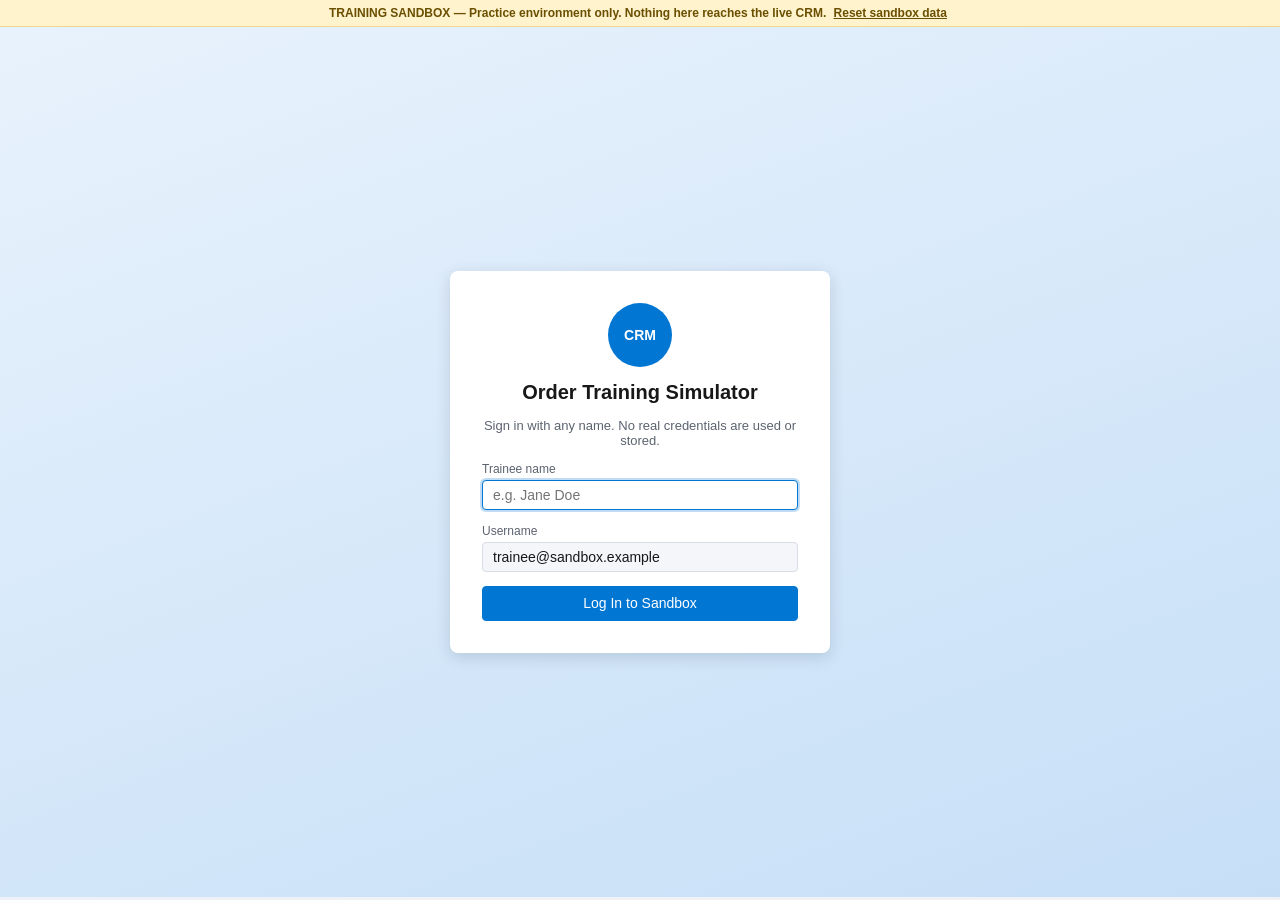
<file: crm-order-simulator/index.html>
<!doctype html>
<html lang="en">
<head>
  <meta charset="utf-8">
  <meta name="viewport" content="width=device-width, initial-scale=1">
  <title>CRM Order Simulator</title>
  <link rel="stylesheet" href="styles.css">
</head>
<body>
  <div class="sandbox-banner" role="status">
    TRAINING SANDBOX &mdash; Practice environment only. Nothing here reaches the live CRM.
    <button class="link-btn" id="resetBtn" type="button">Reset sandbox data</button>
  </div>

  <!-- Login -->
  <section id="loginView" class="login-wrap" hidden>
    <form id="loginForm" class="login-card" autocomplete="off">
      <div class="logo-mark" aria-hidden="true">CRM</div>
      <h1>Order Training Simulator</h1>
      <p class="muted">Sign in with any name. No real credentials are used or stored.</p>
      <label>Trainee name<input id="loginName" required placeholder="e.g. Jane Doe"></label>
      <label>Username<input id="loginUser" value="trainee@sandbox.example" readonly></label>
      <button class="btn brand full" type="submit">Log In to Sandbox</button>
    </form>
  </section>

  <!-- App shell -->
  <div id="appView" hidden>
    <header class="global-header">
      <div class="app-launcher" aria-hidden="true">&#9638;</div>
      <span class="app-name">Sales</span>
      <nav class="tabs" id="tabs">
        <a href="#/home" data-tab="home">Home</a>
        <a href="#/accounts" data-tab="accounts">Accounts</a>
        <a href="#/products" data-tab="products">Products</a>
        <a href="#/orders" data-tab="orders">Orders</a>
        <a href="#/guide" data-tab="guide">Training Guide</a>
      </nav>
      <div class="user-menu">
        <span id="userName"></span>
        <button class="link-btn light" id="logoutBtn" type="button">Log out</button>
      </div>
    </header>
    <main id="main" tabindex="-1"></main>
  </div>

  <div id="modalRoot"></div>
  <div id="toastRoot" aria-live="polite"></div>

  <script src="data.js"></script>
  <script src="app.js"></script>
</body>
</html>
</file>
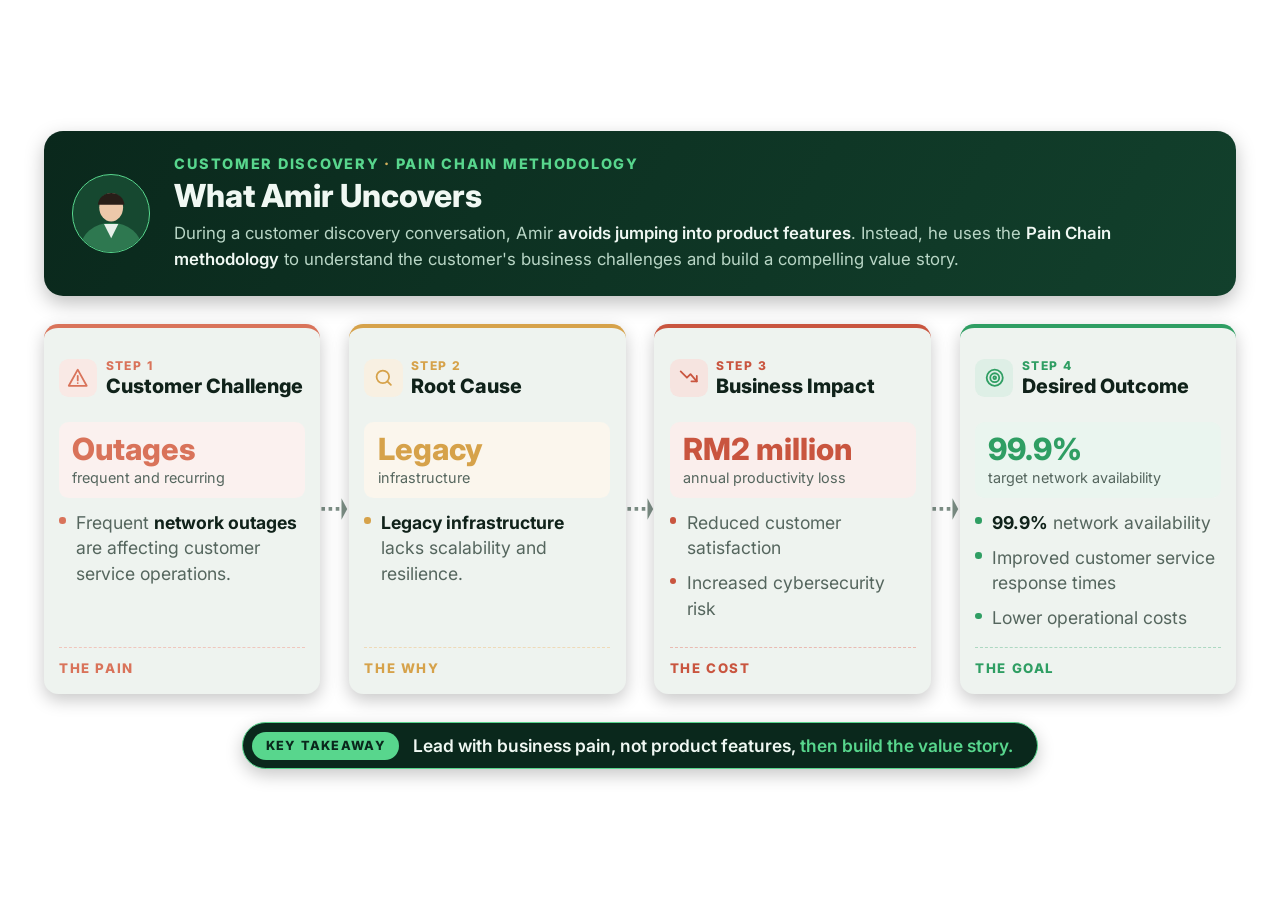
<file: pain_chain.html>
<!doctype html>
<html lang="en">
<head>
<meta charset="utf-8">
<meta name="viewport" content="width=device-width, initial-scale=1">
<title>Pain Chain Discovery</title>
<link rel="preconnect" href="https://fonts.googleapis.com">
<link rel="preconnect" href="https://fonts.gstatic.com" crossorigin>
<link href="https://fonts.googleapis.com/css2?family=Inter:wght@400;500;600;700;800&display=swap" rel="stylesheet">
<style>
  :root {
    --panel: #0a281c;
    --panel-2: #12402c;
    --green: #58d68d;
    --gold: #d6b25c;
    --card: #eef3ef;
    --ink: #10221a;
    --muted: #55665e;
    --s1: #d9735a;  /* challenge */
    --s2: #d6a24a;  /* root cause */
    --s3: #c9553f;  /* impact */
    --s4: #2f9e63;  /* outcome */
  }
  html, body { margin: 0; padding: 0; background: transparent; }
  body {
    min-height: 100vh; display: flex; align-items: center; justify-content: center;
    font-family: "Inter", system-ui, -apple-system, "Segoe UI", sans-serif;
  }
  /* 16:9 stage; every size below is relative to its width (cqw) */
  .stage {
    width: min(100vw, calc(100vh * 16 / 9));
    aspect-ratio: 16 / 9;
    container-type: inline-size;
    box-sizing: border-box;
    padding: 3.2cqw 3.4cqw;
    display: grid;
    grid-template-rows: auto 1fr auto;
    gap: 2.2cqw;
  }

  /* ---------- header panel ---------- */
  .intro {
    background: linear-gradient(120deg, var(--panel), var(--panel-2));
    border-radius: 1.6cqw;
    padding: 2cqw 2.4cqw;
    display: grid; grid-template-columns: auto 1fr; gap: 2cqw; align-items: center;
    box-shadow: 0 .6cqw 1.6cqw rgba(0,0,0,.25);
  }
  .avatar {
    width: 6.4cqw; height: 6.4cqw; border-radius: 50%;
    border: .16cqw solid var(--green); background: #164830; overflow: hidden;
  }
  .avatar svg { width: 100%; height: 100%; display: block; }
  .eyebrow {
    font-size: 1.21cqw; font-weight: 800; letter-spacing: .12em; color: var(--green);
    margin: 0 0 .5cqw;
  }
  .eyebrow span { color: var(--gold); }
  h1 { margin: 0 0 .6cqw; font-size: 2.66cqw; line-height: 1.15; font-weight: 800; color: #f0f8f3; }
  .lede { margin: 0; font-size: 1.41cqw; line-height: 1.5; color: #b9d6c6; max-width: 80cqw; }
  .lede b { color: #f0f8f3; font-weight: 600; }

  /* ---------- chain ---------- */
  .chain {
    display: grid;
    grid-template-columns: 1fr 2.4cqw 1fr 2.4cqw 1fr 2.4cqw 1fr;
    align-items: stretch;
  }
  .card {
    position: relative;
    background: var(--card);
    border-radius: 1.2cqw;
    padding: 1.6cqw 1.3cqw 1.5cqw;
    box-shadow: 0 .5cqw 1.4cqw rgba(0,0,0,.22);
    border-top: .4cqw solid var(--c);
    display: flex; flex-direction: column;
  }
  .head { display: flex; align-items: center; gap: .7cqw; margin-bottom: 1.1cqw; min-height: 5.2cqw; }
  .icon {
    flex: none; width: 3.2cqw; height: 3.2cqw; border-radius: .8cqw;
    background: color-mix(in srgb, var(--c) 16%, white);
    display: grid; place-items: center;
  }
  .icon svg { width: 1.8cqw; height: 1.8cqw; stroke: var(--c); fill: none; stroke-width: 2;
              stroke-linecap: round; stroke-linejoin: round; }
  .step { font-size: 1.01cqw; font-weight: 800; letter-spacing: .12em; color: var(--c); }
  h2 { margin: .15cqw 0 0; font-size: 1.66cqw; font-weight: 800; color: var(--ink); }
  ul { margin: 0; padding: 0; list-style: none; display: grid; gap: .8cqw; }
  li {
    position: relative; padding-left: 1.4cqw;
    font-size: 1.48cqw; line-height: 1.45; color: var(--muted);
  }
  li::before {
    content: ""; position: absolute; left: 0; top: .62cqw;
    width: .55cqw; height: .55cqw; border-radius: 50%; background: var(--c);
  }
  li strong { color: var(--ink); font-weight: 700; }
  .stat {
    margin: 0 0 1cqw; padding: 1cqw 1.1cqw; border-radius: .8cqw;
    background: color-mix(in srgb, var(--c) 10%, white);
  }
  .stat .num { font-size: 2.56cqw; font-weight: 800; color: var(--c); line-height: 1; }
  .stat .cap { font-size: 1.21cqw; color: var(--muted); margin-top: .35cqw; }

  .foot {
    margin-top: auto; padding-top: 1cqw; border-top: .1cqw dashed color-mix(in srgb, var(--c) 40%, white);
    font-size: 1.11cqw; font-weight: 800; letter-spacing: .12em; color: var(--c);
  }
  .link { display: grid; place-items: center; }
  .link svg { width: 100%; height: 3cqw; overflow: visible; }
  .link .line { stroke: #7d8f86; stroke-width: 2; stroke-dasharray: 5 5; fill: none; }
  .link .head-arrow { fill: #7d8f86; }

  /* ---------- footer ---------- */
  .takeaway {
    justify-self: center;
    display: inline-flex; align-items: center; gap: 1.2cqw;
    background: var(--panel); border: .12cqw solid var(--green);
    border-radius: 99px; padding: .7cqw .8cqw .7cqw .8cqw;
    box-shadow: 0 .5cqw 1.4cqw rgba(0,0,0,.22);
  }
  .tag {
    background: var(--green); color: var(--panel); font-weight: 800; font-size: 1.06cqw;
    letter-spacing: .1em; padding: .55cqw 1.1cqw; border-radius: 99px;
  }
  .takeaway p { margin: 0 1.2cqw 0 0; color: #f0f8f3; font-size: 1.46cqw; font-weight: 600; }
  .takeaway p span { color: var(--green); }

  /* ---------- animation (plays once) ---------- */
  .anim { opacity: 0; animation: up .7s cubic-bezier(.2,.8,.2,1) forwards; animation-delay: var(--d, 0s); }
  @keyframes up { from { opacity: 0; transform: translateY(1.6cqw); } to { opacity: 1; transform: none; } }
  .link .line { stroke-dashoffset: 60; opacity: 0; animation: drawLine .6s ease-out forwards; animation-delay: var(--d); }
  .link .head-arrow { opacity: 0; animation: pop .3s ease-out forwards; animation-delay: calc(var(--d) + .4s); }
  @keyframes drawLine { from { opacity: 1; stroke-dashoffset: 60; } to { opacity: 1; stroke-dashoffset: 0; } }
  @keyframes pop { to { opacity: 1; } }
  .card:nth-of-type(3) .stat .num { display: inline-block; animation: pulse .9s ease-in-out 1; animation-delay: 2.6s; }
  @keyframes pulse { 50% { transform: scale(1.08); } }

  @media (prefers-reduced-motion: reduce) {
    *, *::before, *::after { animation: none !important; opacity: 1 !important; }
  }
</style>
</head>
<body>
<main class="stage">

  <section class="intro anim" style="--d:0s">
    <div class="avatar" aria-hidden="true">
      <svg viewBox="0 0 64 64">
        <ellipse cx="32" cy="62" rx="26" ry="22" fill="#2e7850"/>
        <path d="M26 41h12l-6 12z" fill="#e8f0ea"/>
        <ellipse cx="32" cy="27" rx="10" ry="12" fill="#ecc8aa"/>
        <path d="M21 25a11 10 0 0 1 22 0z" fill="#281e18"/>
      </svg>
    </div>
    <div>
      <p class="eyebrow">CUSTOMER DISCOVERY <span>·</span> PAIN CHAIN METHODOLOGY</p>
      <h1>What Amir Uncovers</h1>
      <p class="lede">During a customer discovery conversation, Amir <b>avoids jumping into product features</b>. Instead, he uses the <b>Pain Chain methodology</b> to understand the customer's business challenges and build a compelling value story.</p>
    </div>
  </section>

  <section class="chain" aria-label="Pain Chain">
    <article class="card anim" style="--c:var(--s1); --d:.5s">
      <div class="head">
        <div class="icon"><svg viewBox="0 0 24 24"><path d="M12 3 2 21h20z"/><path d="M12 10v5M12 18h.01"/></svg></div>
        <div><div class="step">STEP 1</div><h2>Customer Challenge</h2></div>
      </div>
      <div class="stat"><div class="num">Outages</div><div class="cap">frequent and recurring</div></div>
      <ul>
        <li>Frequent <strong>network outages</strong> are affecting customer service operations.</li>
      </ul>
      <div class="foot">THE PAIN</div>
    </article>

    <div class="link" aria-hidden="true" style="--d:.9s">
      <svg viewBox="0 0 40 20" preserveAspectRatio="none"><path class="line" d="M2 10H32"/><path class="head-arrow" d="M30 4l8 6-8 6z"/></svg>
    </div>

    <article class="card anim" style="--c:var(--s2); --d:1.1s">
      <div class="head">
        <div class="icon"><svg viewBox="0 0 24 24"><circle cx="11" cy="11" r="7"/><path d="m20 20-4-4"/></svg></div>
        <div><div class="step">STEP 2</div><h2>Root Cause</h2></div>
      </div>
      <div class="stat"><div class="num">Legacy</div><div class="cap">infrastructure</div></div>
      <ul>
        <li><strong>Legacy infrastructure</strong> lacks scalability and resilience.</li>
      </ul>
      <div class="foot">THE WHY</div>
    </article>

    <div class="link" aria-hidden="true" style="--d:1.5s">
      <svg viewBox="0 0 40 20" preserveAspectRatio="none"><path class="line" d="M2 10H32"/><path class="head-arrow" d="M30 4l8 6-8 6z"/></svg>
    </div>

    <article class="card anim" style="--c:var(--s3); --d:1.7s">
      <div class="head">
        <div class="icon"><svg viewBox="0 0 24 24"><path d="M3 5l7 7 4-4 7 8"/><path d="M15 16h6v-6"/></svg></div>
        <div><div class="step">STEP 3</div><h2>Business Impact</h2></div>
      </div>
      <div class="stat">
        <div class="num">RM2 million</div>
        <div class="cap">annual productivity loss</div>
      </div>
      <ul>
        <li>Reduced customer satisfaction</li>
        <li>Increased cybersecurity risk</li>
      </ul>
      <div class="foot">THE COST</div>
    </article>

    <div class="link" aria-hidden="true" style="--d:2.1s">
      <svg viewBox="0 0 40 20" preserveAspectRatio="none"><path class="line" d="M2 10H32"/><path class="head-arrow" d="M30 4l8 6-8 6z"/></svg>
    </div>

    <article class="card anim" style="--c:var(--s4); --d:2.3s">
      <div class="head">
        <div class="icon"><svg viewBox="0 0 24 24"><circle cx="12" cy="12" r="9"/><circle cx="12" cy="12" r="5"/><circle cx="12" cy="12" r="1.5"/></svg></div>
        <div><div class="step">STEP 4</div><h2>Desired Outcome</h2></div>
      </div>
      <div class="stat"><div class="num">99.9%</div><div class="cap">target network availability</div></div>
      <ul>
        <li><strong>99.9%</strong> network availability</li>
        <li>Improved customer service response times</li>
        <li>Lower operational costs</li>
      </ul>
      <div class="foot">THE GOAL</div>
    </article>
  </section>

  <footer class="takeaway anim" style="--d:3s">
    <span class="tag">KEY TAKEAWAY</span>
    <p>Lead with business pain, not product features, <span>then build the value story.</span></p>
  </footer>

</main>
</body>
</html>
</file>
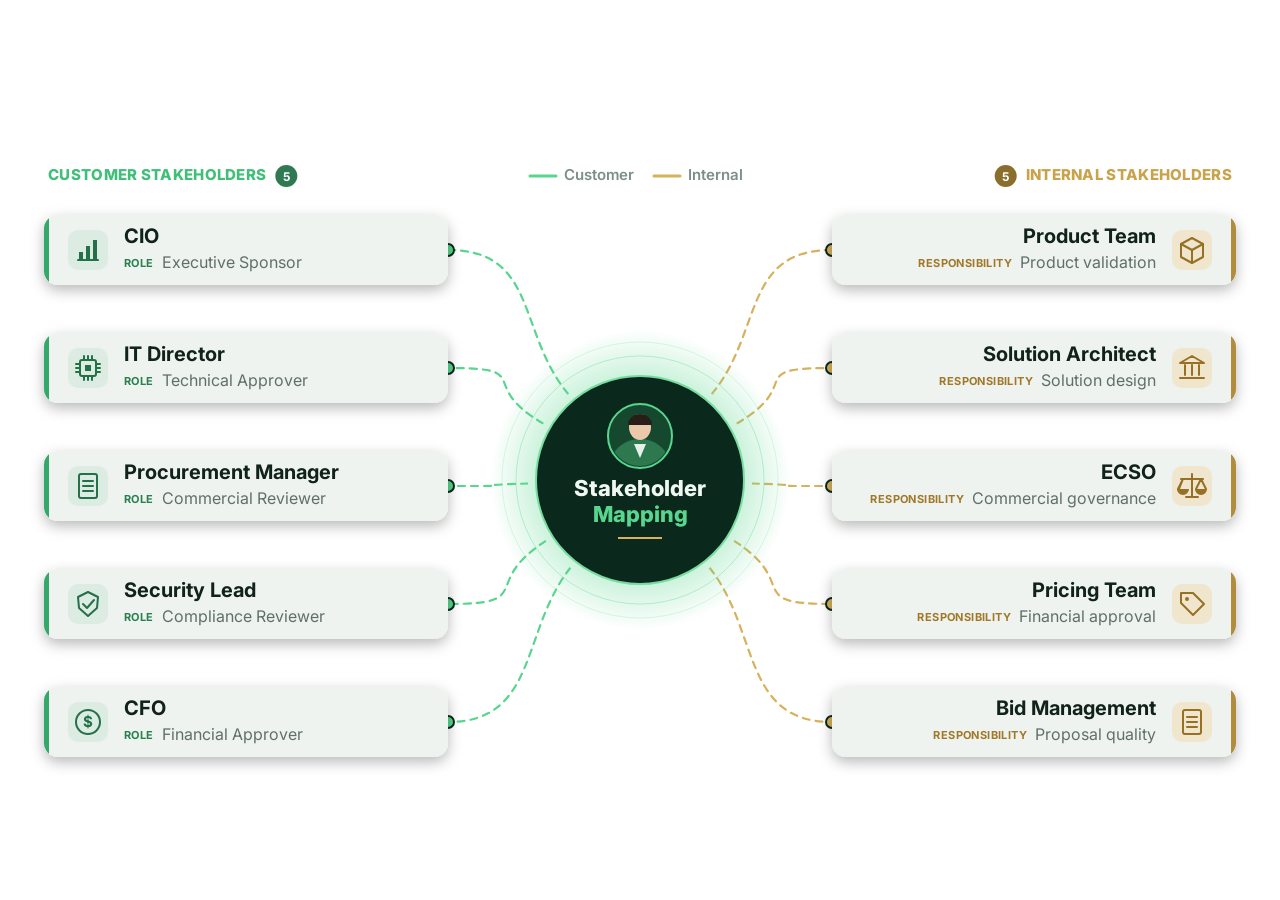
<file: stakeholder_map.html>
<!doctype html>
<html lang="en">
<head>
<meta charset="utf-8">
<meta name="viewport" content="width=device-width, initial-scale=1">
<title>Stakeholder Mapping</title>
<link rel="preconnect" href="https://fonts.googleapis.com">
<link rel="preconnect" href="https://fonts.gstatic.com" crossorigin>
<link href="https://fonts.googleapis.com/css2?family=Inter:wght@400;600;700;800&display=swap" rel="stylesheet">
<style>
  :root {
    --green: #58d68d;
    --green-deep: #2f9e63;
    --gold: #d6b25c;
    --gold-deep: #a8822f;
    --card: #eef3ef;
    --ink: #10221a;
    --muted: #607068;
    --hub: #0a281c;
    --legend: #7d8f86;
  }
  html, body { margin: 0; padding: 0; background: transparent; }
  body {
    min-height: 100vh;
    display: flex; align-items: center; justify-content: center;
    font-family: "Inter", system-ui, -apple-system, "Segoe UI", sans-serif;
  }
  .stage {
    width: min(100vw, calc(100vh * 16 / 9));
    aspect-ratio: 16 / 9;
  }
  svg { display: block; width: 100%; height: 100%; overflow: visible; }

  /* ---------- animation ---------- */
  .fade   { opacity: 0; animation: fade .6s ease-out forwards; }
  .hub    { opacity: 0; transform-box: fill-box; transform-origin: center;
            animation: hubIn .8s cubic-bezier(.2,.8,.2,1) forwards, pulse 2.4s ease-in-out 3.2s 2; }
  .card-l { opacity: 0; animation: slideL .6s cubic-bezier(.2,.8,.2,1) forwards; }
  .card-r { opacity: 0; animation: slideR .6s cubic-bezier(.2,.8,.2,1) forwards; }
  .reveal { animation: draw .8s ease-out forwards; }
  .flow   { animation: flow 1s linear 2; }
  .dot    { opacity: 0; animation: fade .3s ease-out forwards; }

  @keyframes fade   { to { opacity: 1; } }
  @keyframes hubIn  { from { opacity: 0; transform: scale(.6); } to { opacity: 1; transform: scale(1); } }
  @keyframes pulse  { 0%,100% { transform: scale(1); } 50% { transform: scale(1.025); } }
  @keyframes slideL { from { opacity: 0; transform: translateX(-60px); } to { opacity: 1; transform: none; } }
  @keyframes slideR { from { opacity: 0; transform: translateX(60px); } to { opacity: 1; transform: none; } }
  @keyframes draw   { to { stroke-dashoffset: 0; } }
  @keyframes flow   { from { stroke-dashoffset: 0; } to { stroke-dashoffset: 26; } }

  @media (prefers-reduced-motion: reduce) {
    *, *::before, *::after { animation: none !important; opacity: 1 !important; stroke-dashoffset: 0 !important; }
  }
</style>
</head>
<body>
<div class="stage">
  <svg id="map" viewBox="0 0 1280 720" role="img" aria-label="Stakeholder mapping: customer stakeholders and their roles, internal stakeholders and their responsibilities">
    <defs>
      <radialGradient id="hubGlow">
        <stop offset="55%" stop-color="#58d68d" stop-opacity=".45"/>
        <stop offset="100%" stop-color="#58d68d" stop-opacity="0"/>
      </radialGradient>
      <filter id="shadow" x="-10%" y="-30%" width="120%" height="170%">
        <feDropShadow dx="0" dy="5" stdDeviation="7" flood-color="#000" flood-opacity=".28"/>
      </filter>
      <clipPath id="avatarClip"><circle cx="640" cy="346" r="30"/></clipPath>
    </defs>
    <g id="links"></g>
    <g id="cards"></g>
    <g id="hub" class="hub"></g>
    <g id="labels"></g>
  </svg>
</div>

<script>
const customer = [
  ["CIO", "Executive Sponsor", "chart"],
  ["IT Director", "Technical Approver", "chip"],
  ["Procurement Manager", "Commercial Reviewer", "doc"],
  ["Security Lead", "Compliance Reviewer", "shield"],
  ["CFO", "Financial Approver", "coin"],
];
const internal = [
  ["Product Team", "Product validation", "box"],
  ["Solution Architect", "Solution design", "bank"],
  ["ECSO", "Commercial governance", "scale"],
  ["Pricing Team", "Financial approval", "tag"],
  ["Bid Management", "Proposal quality", "doc"],
];

const NS = "http://www.w3.org/2000/svg";
const CW = 404, CH = 70, LX = 44, RX = 1280 - 44 - CW;
const ROWS = [160, 278, 396, 514, 632];
const CX = 640, CY = 390, CR = 104;
const GREEN = "#58d68d", GOLD = "#d6b25c";

function el(tag, attrs = {}, parent, text) {
  const n = document.createElementNS(NS, tag);
  for (const k in attrs) n.setAttribute(k, attrs[k]);
  if (text != null) n.textContent = text;
  if (parent) parent.appendChild(n);
  return n;
}

/* ---------- icons (24x24, centred at 0,0) ---------- */
const ICONS = {
  chart:  '<path d="M-10 10h20" /><rect x="-9" y="2" width="4" height="8" class="f"/><rect x="-2" y="-4" width="4" height="14" class="f"/><rect x="5" y="-10" width="4" height="20" class="f"/>',
  chip:   '<rect x="-8" y="-8" width="16" height="16" rx="2"/><rect x="-3" y="-3" width="6" height="6" class="f"/><path d="M-4-12v4M0-12v4M4-12v4M-4 8v4M0 8v4M4 8v4M-12-4h4M-12 0h4M-12 4h4M8-4h4M8 0h4M8 4h4"/>',
  doc:    '<rect x="-9" y="-12" width="18" height="24" rx="2"/><path d="M-5-5h10M-5 0h10M-5 5h10"/>',
  shield: '<path d="M0-12l10 5-1 11-9 8-9-8-1-11z"/><path d="M-5 0l4 4 7-8"/>',
  coin:   '<circle r="12"/><text y="1" text-anchor="middle" dominant-baseline="middle" class="t">$</text>',
  box:    '<path d="M0-12l11 6v13L0 13l-11-6V-6z"/><path d="M-11-6L0 0l11-6M0 0v13"/>',
  bank:   '<path d="M0-12l12 7h-24z"/><path d="M-7-3v10M0-3v10M7-3v10M-12 10h24"/>',
  scale:  '<path d="M0-12v22M-11-7h22M-6 11h12M-9-7l-5 10M-9-7l-4 10M9-7l-5 10M9-7l5 10"/><path d="M-15 3a6 6 0 0 0 12 0zM3 3a6 6 0 0 0 12 0z" class="f"/>',
  tag:    '<path d="M-11-11h12l11 11-11 11-12-12z"/><circle cx="-5" cy="-5" r="2" class="f"/>',
};

function drawIcon(parent, kind, x, y, col) {
  const g = el("g", { transform: `translate(${x} ${y})`, fill: "none", stroke: col,
                      "stroke-width": 2, "stroke-linecap": "round", "stroke-linejoin": "round" }, parent);
  g.innerHTML = ICONS[kind];
  g.querySelectorAll(".f").forEach(n => { n.setAttribute("fill", col); n.setAttribute("stroke", "none"); });
  g.querySelectorAll(".t").forEach(n => {
    n.setAttribute("fill", col); n.setAttribute("stroke", "none");
    n.setAttribute("font-size", "15"); n.setAttribute("font-weight", "700");
  });
}

/* ---------- cards ---------- */
const cards = document.getElementById("cards");
function card(i, [name, value, icon], side, delay) {
  const y = ROWS[i] - CH / 2;
  const x = side === "L" ? LX : RX;
  const g = el("g", { class: side === "L" ? "card-l" : "card-r", style: `animation-delay:${delay}s` }, cards);
  const accent = side === "L" ? "#34a868" : "#b08c3c";
  const clipId = `clip-${side}-${i}`;
  const cp = el("clipPath", { id: clipId }, g);
  el("rect", { x, y, width: CW, height: CH, rx: 14 }, cp);
  el("rect", { x, y, width: CW, height: CH, rx: 14, fill: "#eef3ef", filter: "url(#shadow)" }, g);
  el("rect", { x: side === "L" ? x : x + CW - 5, y, width: 5, height: CH, fill: accent, "clip-path": `url(#${clipId})` }, g);

  const iconBg = side === "L" ? "#dcece2" : "#f0e6ce";
  const iconCol = side === "L" ? "#247048" : "#967024";
  const lblCol = side === "L" ? "#28804f" : "#a07828";
  const label = side === "L" ? "ROLE" : "RESPONSIBILITY";
  const cy = ROWS[i];

  if (side === "L") {
    const ix = x + 44;
    el("rect", { x: ix - 20, y: cy - 20, width: 40, height: 40, rx: 10, fill: iconBg }, g);
    drawIcon(g, icon, ix, cy, iconCol);
    const tx = x + 80;
    el("text", { x: tx, y: cy - 12, "font-size": 20, "font-weight": 700, fill: "#10221a", "dominant-baseline": "middle" }, g, name);
    const t = el("text", { x: tx, y: cy + 14, "dominant-baseline": "middle" }, g);
    el("tspan", { "font-size": 11, "font-weight": 700, fill: lblCol, "letter-spacing": ".4" }, t, label);
    el("tspan", { dx: 8, "font-size": 16, fill: "#607068" }, t, value);
  } else {
    const ix = x + CW - 44;
    el("rect", { x: ix - 20, y: cy - 20, width: 40, height: 40, rx: 10, fill: iconBg }, g);
    drawIcon(g, icon, ix, cy, iconCol);
    const tx = x + CW - 80;
    el("text", { x: tx, y: cy - 12, "font-size": 20, "font-weight": 700, fill: "#10221a",
                 "text-anchor": "end", "dominant-baseline": "middle" }, g, name);
    const t = el("text", { x: tx, y: cy + 14, "text-anchor": "end", "dominant-baseline": "middle" }, g);
    el("tspan", { "font-size": 11, "font-weight": 700, fill: lblCol, "letter-spacing": ".4" }, t, label);
    el("tspan", { dx: 8, "font-size": 16, fill: "#607068" }, t, value);
  }
}
const CARD_START = 0.6, CARD_STEP = 0.2;
customer.forEach((c, i) => card(i, c, "L", CARD_START + i * CARD_STEP));
internal.forEach((c, i) => card(i, c, "R", CARD_START + 0.1 + i * CARD_STEP));

/* ---------- connectors ---------- */
const links = document.getElementById("links");
const LINK_START = CARD_START + 5 * CARD_STEP + 0.3, LINK_STEP = 0.12;
const allLinks = [...customer.map((_, i) => ["L", i]), ...internal.map((_, i) => ["R", i])];
allLinks.forEach(([side, i], k) => {
  const y = ROWS[i];
  const ex = side === "L" ? LX + CW : RX;
  const ang = Math.atan2(y - CY, ex - CX);
  const r = CR + 8;
  const hx = CX + r * Math.cos(ang), hy = CY + r * Math.sin(ang);
  const dir = side === "L" ? 1 : -1;
  // path runs hub -> card so the draw-in grows outward
  const d = `M${hx.toFixed(1)} ${hy.toFixed(1)} C${(hx + Math.cos(ang) * 80).toFixed(1)} ${(hy + Math.sin(ang) * 80).toFixed(1)} ${ex + dir * 90} ${y} ${ex} ${y}`;
  const col = side === "L" ? GREEN : GOLD;
  const delay = LINK_START + k * LINK_STEP;

  const maskId = `m-${side}-${i}`;
  const mask = el("mask", { id: maskId, maskUnits: "userSpaceOnUse", x: 0, y: 0, width: 1280, height: 720 }, links);
  const reveal = el("path", { d, fill: "none", stroke: "#fff", "stroke-width": 8 }, mask);
  const len = reveal.getTotalLength();
  reveal.setAttribute("stroke-dasharray", len);
  reveal.setAttribute("stroke-dashoffset", len);
  reveal.setAttribute("class", "reveal");
  reveal.style.animationDelay = `${delay}s`;

  const line = el("path", { d, fill: "none", stroke: col, "stroke-width": 2.2, "stroke-linecap": "round",
                            "stroke-dasharray": "7 6", mask: `url(#${maskId})`, class: "flow" }, links);
  line.style.animationDelay = `${LINK_START + allLinks.length * LINK_STEP + 1.2}s`;
  // flow inward toward the hub
  line.style.animationDirection = "reverse";

  el("circle", { cx: ex, cy: y, r: 6, fill: col, stroke: "#0a281c", "stroke-width": 2,
                 class: "dot", style: `animation-delay:${delay + 0.7}s` }, links);
});

/* ---------- hub ---------- */
const hub = document.getElementById("hub");
hub.innerHTML = `
  <circle cx="${CX}" cy="${CY}" r="${CR + 46}" fill="url(#hubGlow)"/>
  <circle cx="${CX}" cy="${CY}" r="${CR + 34}" fill="none" stroke="#78dca0" stroke-opacity=".25" stroke-width="1"/>
  <circle cx="${CX}" cy="${CY}" r="${CR + 20}" fill="none" stroke="#78dca0" stroke-opacity=".45" stroke-width="1"/>
  <circle cx="${CX}" cy="${CY}" r="${CR}" fill="#0a281c" stroke="#78dca0" stroke-width="2"/>
  <circle cx="${CX}" cy="346" r="32" fill="#164830" stroke="${GREEN}" stroke-width="2"/>
  <g clip-path="url(#avatarClip)">
    <ellipse cx="${CX}" cy="376" rx="30" ry="27" fill="#2e7850"/>
    <path d="M${CX - 6} 354 h12 l-6 14z" fill="#e8f0ea"/>
    <ellipse cx="${CX}" cy="337" rx="11" ry="13" fill="#ecc8aa"/>
    <path d="M${CX - 12} 335 a12 11 0 0 1 24 0z" fill="#281e18"/>
  </g>
  <text x="${CX}" y="400" text-anchor="middle" dominant-baseline="middle" font-size="22" font-weight="800" fill="#f0f8f3">Stakeholder</text>
  <text x="${CX}" y="426" text-anchor="middle" dominant-baseline="middle" font-size="22" font-weight="800" fill="${GREEN}">Mapping</text>
  <line x1="${CX - 22}" y1="448" x2="${CX + 22}" y2="448" stroke="${GOLD}" stroke-width="2"/>`;

/* ---------- headers & legend ---------- */
const labels = document.getElementById("labels");
const hdr = el("g", { class: "fade", style: "animation-delay:.6s" }, labels);
const hl = el("text", { x: LX + 4, y: 86, "font-size": 15, "font-weight": 800, fill: "#3fbf78",
                        "letter-spacing": ".3", "dominant-baseline": "middle" }, hdr, "CUSTOMER STAKEHOLDERS");
const hr = el("text", { x: RX + CW - 4, y: 86, "font-size": 15, "font-weight": 800, fill: "#c9a24a",
                        "letter-spacing": ".3", "text-anchor": "end", "dominant-baseline": "middle" }, hdr, "INTERNAL STAKEHOLDERS");
function badge(x, n, fill) {
  el("circle", { cx: x, cy: 86, r: 11, fill }, hdr);
  el("text", { x, y: 86, "font-size": 12, "font-weight": 700, fill: "#fff", "text-anchor": "middle", "dominant-baseline": "central" }, hdr, n);
}
function placeBadges() {
  badge(LX + 4 + hl.getComputedTextLength() + 20, customer.length, "#2f7a52");
  badge(RX + CW - 4 - hr.getComputedTextLength() - 20, internal.length, "#8a6f2c");
}
(document.fonts ? document.fonts.ready : Promise.resolve()).then(placeBadges);

const leg = el("g", { class: "fade", style: `animation-delay:${LINK_START + allLinks.length * LINK_STEP + 0.6}s` }, labels);
el("line", { x1: CX - 110, y1: 86, x2: CX - 84, y2: 86, stroke: GREEN, "stroke-width": 3, "stroke-linecap": "round" }, leg);
el("text", { x: CX - 76, y: 86, "font-size": 15, "font-weight": 600, fill: "var(--legend)", "dominant-baseline": "middle" }, leg, "Customer");
el("line", { x1: CX + 14, y1: 86, x2: CX + 40, y2: 86, stroke: GOLD, "stroke-width": 3, "stroke-linecap": "round" }, leg);
el("text", { x: CX + 48, y: 86, "font-size": 15, "font-weight": 600, fill: "var(--legend)", "dominant-baseline": "middle" }, leg, "Internal");
</script>
</body>
</html>
</file>
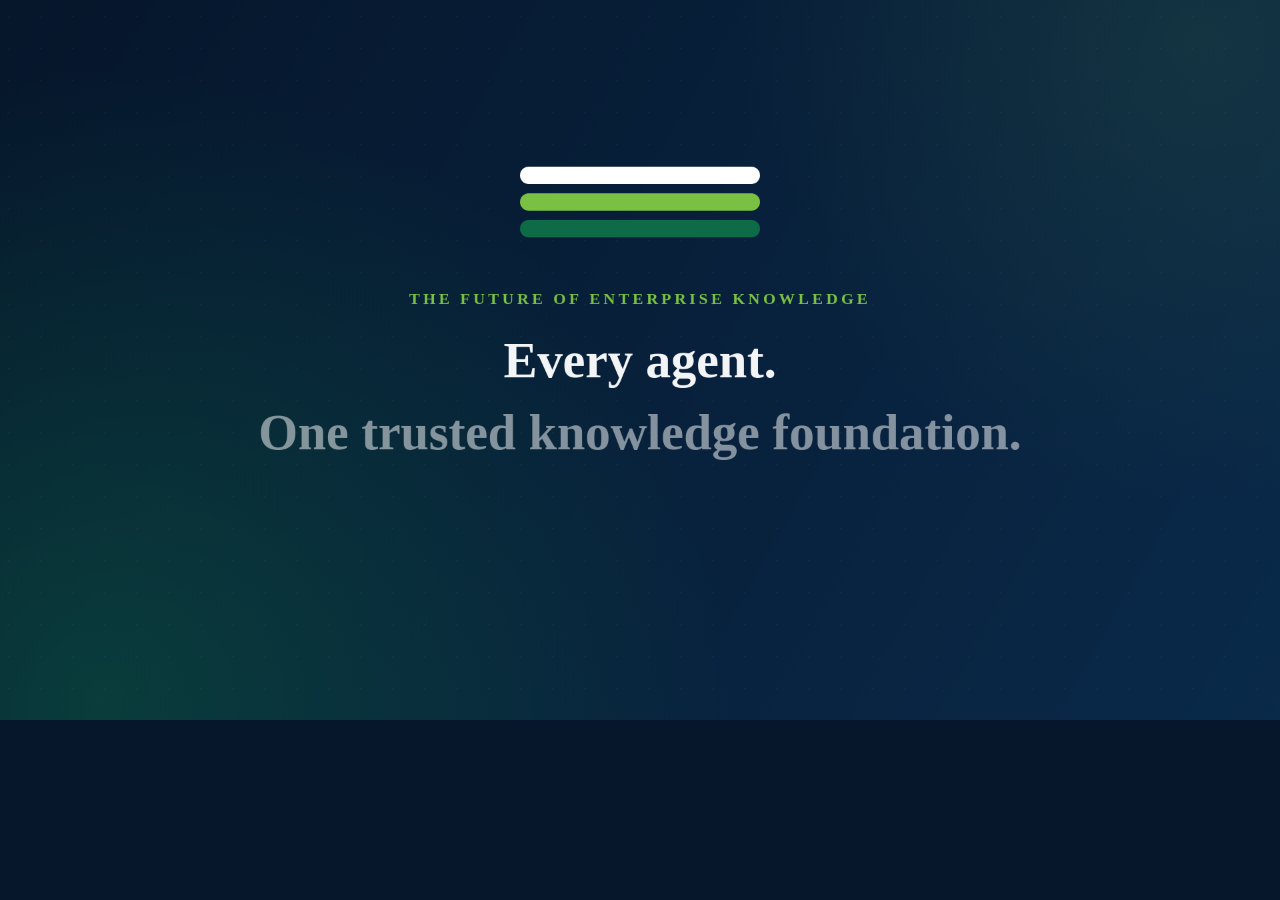
<file: knowledge-governance-video/animation.html>
<!doctype html>
<html>
<head>
<meta charset="utf-8">
<title>Knowledge Foundation Motion</title>
<style>html,body{margin:0;background:#06162B}canvas{display:block;width:100vw;height:auto}</style>
</head>
<body>
<canvas id="cv" width="1920" height="1080"></canvas>
<script>
const cv = document.getElementById('cv');
const ctx = cv.getContext('2d');
const W = 1920, H = 1080, DURATION = 59;

// Palette: white, dark green, dark blue, Maxis green
const C = {
  navy: '#06162B', navy2: '#0C2748', blue: '#123A66',
  green: '#0B4D36', green2: '#0E6B47', maxis: '#7AC143',
  white: '#FFFFFF', soft: '#DCE6F0', muted: '#8EA6BF',
  ink: '#0B1F3A', inkMuted: '#4A6078', bubble: '#EEF3F8'
};

/* ---------- helpers ---------- */
const clamp = (x, a = 0, b = 1) => Math.max(a, Math.min(b, x));
const eo = x => 1 - Math.pow(1 - x, 3);
const eio = x => x < .5 ? 4 * x * x * x : 1 - Math.pow(-2 * x + 2, 3) / 2;
const back = x => { const c1 = 1.70158, c3 = c1 + 1; return 1 + c3 * Math.pow(x - 1, 3) + c1 * Math.pow(x - 1, 2); };
const P = (t, a, d) => clamp((t - a) / d);
const win = (t, a, b, f = 0.45) => Math.min(P(t, a, f), 1 - P(t, b - f, f));
const lerp = (a, b, p) => a + (b - a) * p;

function hexA(hex, a) {
  const n = parseInt(hex.slice(1), 16);
  return `rgba(${n >> 16},${(n >> 8) & 255},${n & 255},${a})`;
}
function rr(x, y, w, h, r) { ctx.beginPath(); ctx.roundRect(x, y, w, h, r); }
function circle(x, y, r) { ctx.beginPath(); ctx.arc(x, y, r, 0, Math.PI * 2); }
function font(size, w = 600, it = false) { ctx.font = `${it ? 'italic ' : ''}${w} ${size}px Inter`; }
function T(s, x, y, size, color, o = {}) {
  font(size, o.w ?? 600, o.it);
  ctx.fillStyle = color; ctx.textAlign = o.al || 'left'; ctx.textBaseline = o.bl || 'middle';
  ctx.letterSpacing = (o.ls || 0) + 'px';
  ctx.fillText(s, x, y);
  ctx.letterSpacing = '0px';
}
function tw(s, size, w = 600, ls = 0) { font(size, w); ctx.letterSpacing = ls + 'px'; const m = ctx.measureText(s).width; ctx.letterSpacing = '0px'; return m; }
function wrap(s, maxW, size, w = 500) {
  font(size, w);
  const words = s.split(' '); const lines = []; let cur = '';
  for (const wd of words) {
    const test = cur ? cur + ' ' + wd : wd;
    if (ctx.measureText(test).width > maxW && cur) { lines.push(cur); cur = wd; } else cur = test;
  }
  if (cur) lines.push(cur);
  return lines;
}
function withPop(p, cx, cy, fn, dy = 24) {
  if (p <= 0) return;
  const e = eo(p), s = 0.9 + 0.1 * back(p);
  ctx.save(); ctx.globalAlpha *= e;
  ctx.translate(cx, cy + (1 - e) * dy); ctx.scale(s, s); ctx.translate(-cx, -cy);
  fn(); ctx.restore();
}
function glow(x, y, w, h, r, a, col = C.maxis, lw = 4) {
  if (a <= 0) return;
  ctx.save(); ctx.globalAlpha *= a;
  ctx.shadowColor = col; ctx.shadowBlur = 28;
  rr(x, y, w, h, r); ctx.strokeStyle = col; ctx.lineWidth = lw; ctx.stroke();
  ctx.restore();
}
function checkBadge(cx, cy, r, a = 1) {
  if (a <= 0) return;
  ctx.save(); ctx.globalAlpha *= a;
  circle(cx, cy, r); ctx.fillStyle = C.maxis; ctx.fill();
  ctx.strokeStyle = C.white; ctx.lineWidth = 2.5; ctx.stroke();
  ctx.beginPath(); ctx.moveTo(cx - r * .45, cy); ctx.lineTo(cx - r * .1, cy + r * .38); ctx.lineTo(cx + r * .5, cy - r * .35);
  ctx.strokeStyle = C.ink; ctx.lineWidth = r * 0.24; ctx.lineCap = 'round'; ctx.lineJoin = 'round'; ctx.stroke();
  ctx.restore();
}

/* ---------- icons ---------- */
function arrowHead(x, y, ang, s) {
  ctx.beginPath();
  ctx.moveTo(x + Math.cos(ang) * s, y + Math.sin(ang) * s);
  ctx.lineTo(x + Math.cos(ang + 2.5) * s, y + Math.sin(ang + 2.5) * s);
  ctx.lineTo(x + Math.cos(ang - 2.5) * s, y + Math.sin(ang - 2.5) * s);
  ctx.closePath(); ctx.fill();
}
function icon(kind, cx, cy, s, col) {
  ctx.save();
  ctx.strokeStyle = col; ctx.fillStyle = col; ctx.lineWidth = Math.max(2, s * 0.09);
  ctx.lineCap = 'round'; ctx.lineJoin = 'round';
  if (kind === 'user') {
    circle(cx, cy - s * .2, s * .2); ctx.fill();
    ctx.beginPath(); ctx.ellipse(cx, cy + s * .42, s * .36, s * .3, 0, Math.PI, 2 * Math.PI); ctx.fill();
  } else if (kind === 'bot') {
    rr(cx - s * .38, cy - s * .2, s * .76, s * .56, s * .14); ctx.stroke();
    circle(cx - s * .14, cy + s * .06, s * .07); ctx.fill();
    circle(cx + s * .14, cy + s * .06, s * .07); ctx.fill();
    ctx.beginPath(); ctx.moveTo(cx, cy - s * .2); ctx.lineTo(cx, cy - s * .36); ctx.stroke();
    circle(cx, cy - s * .4, s * .06); ctx.fill();
  } else if (kind === 'reuse') {
    const r = s * .32;
    for (const [a0, a1] of [[-Math.PI / 2 + .35, Math.PI / 2 - .35], [Math.PI / 2 + .35, Math.PI * 1.5 - .35]]) {
      ctx.beginPath(); ctx.arc(cx, cy, r, a0, a1); ctx.stroke();
      arrowHead(cx + r * Math.cos(a1), cy + r * Math.sin(a1), a1 + Math.PI / 2, s * .14);
    }
  } else if (kind === 'lock') {
    rr(cx - s * .3, cy - s * .04, s * .6, s * .44, s * .08); ctx.fill();
    ctx.beginPath(); ctx.arc(cx, cy - s * .04, s * .19, Math.PI, 0); ctx.stroke();
  } else if (kind === 'trace') {
    ctx.beginPath();
    ctx.arc(cx, cy - s * .1, s * .24, Math.PI * 0.8, Math.PI * 2.2);
    ctx.lineTo(cx, cy + s * .4); ctx.closePath(); ctx.stroke();
    circle(cx, cy - s * .1, s * .08); ctx.fill();
  } else if (kind === 'target') {
    for (const k of [.38, .24]) { circle(cx, cy, s * k); ctx.stroke(); }
    circle(cx, cy, s * .09); ctx.fill();
  } else if (kind === 'db') {
    const rx = s * .3, ry = s * .1, top = cy - s * .28, bot = cy + s * .28;
    ctx.beginPath(); ctx.ellipse(cx, top, rx, ry, 0, 0, Math.PI * 2); ctx.stroke();
    ctx.beginPath(); ctx.moveTo(cx - rx, top); ctx.lineTo(cx - rx, bot); ctx.ellipse(cx, bot, rx, ry, 0, Math.PI, 0, true); ctx.lineTo(cx + rx, top); ctx.stroke();
    ctx.beginPath(); ctx.ellipse(cx, cy, rx, ry, 0, 0, Math.PI); ctx.stroke();
  }
  ctx.restore();
}

/* ---------- background, headline, caption ---------- */
function background(t) {
  const g = ctx.createLinearGradient(0, 0, W, H);
  g.addColorStop(0, '#06162B'); g.addColorStop(1, '#0A2A4A');
  ctx.fillStyle = g; ctx.fillRect(0, 0, W, H);
  let rg = ctx.createRadialGradient(150, 1050, 0, 150, 1050, 950);
  rg.addColorStop(0, 'rgba(14,107,71,0.42)'); rg.addColorStop(1, 'rgba(14,107,71,0)');
  ctx.fillStyle = rg; ctx.fillRect(0, 0, W, H);
  rg = ctx.createRadialGradient(1800, 60, 0, 1800, 60, 700);
  rg.addColorStop(0, 'rgba(122,193,67,0.10)'); rg.addColorStop(1, 'rgba(122,193,67,0)');
  ctx.fillStyle = rg; ctx.fillRect(0, 0, W, H);
  ctx.fillStyle = 'rgba(255,255,255,0.055)';
  const off = (t * 8) % 48;
  for (let x = -48 + off; x < W; x += 48) for (let y = 24; y < H; y += 48) { ctx.fillRect(x, y, 2, 2); }
}

const HEADLINES = [
  { a: 4.6, b: 18.6, k: 'THE END-USER EXPERIENCE', t: 'Just ask. The agents work it out together.' },
  { a: 18.6, b: 42.0, k: 'THE FUTURE KNOWLEDGE ARCHITECTURE', t: 'Behind every answer: three layers working together' },
  { a: 42.0, b: 48.5, k: 'HOW AN ANSWER IS FOUND', t: 'One question, end to end' },
  { a: 48.5, b: 55.6, k: 'FOR AGENT CREATORS', t: 'Building a new agent? Plug in, don’t rebuild.' },
];
function headline(t) {
  for (const h of HEADLINES) {
    const a = win(t, h.a, h.b, 0.4);
    if (a <= 0) continue;
    const dx = (1 - eo(P(t, h.a, 0.6))) * -30;
    ctx.save(); ctx.globalAlpha = a;
    ctx.fillStyle = C.maxis; ctx.fillRect(60 + dx, 44, 6, 72);
    T(h.k, 86 + dx, 58, 19, C.maxis, { w: 700, ls: 3 });
    T(h.t, 84 + dx, 98, 42, C.white, { w: 700 });
    ctx.restore();
  }
}

const CAPTIONS = [
  { a: 4.8, b: 13.4, t: 'Plan, then price, then availability — one seamless conversation, no agent to choose.' },
  { a: 13.4, b: 18.8, t: 'Behind the scenes, agents hand off and every answer shows its governed source.' },
  { a: 19.6, b: 26.6, t: 'Layer 1 · Consume — today’s and tomorrow’s agents all ask the same place.' },
  { a: 26.6, b: 30.6, t: 'Layer 2 · Shared retrieval — one search service that every agent reuses.' },
  { a: 30.6, b: 34.6, t: 'RULES' },
  { a: 34.6, b: 39.0, t: 'Layer 3 · Governance — one standard set of rules for every knowledge source.' },
  { a: 39.0, b: 42.0, t: 'Federated sources, one standard: every source is governed before agents use it.' },
  { a: 42.0, b: 48.5, t: 'Agent asks  →  retrieval rules applied  →  governed source found  →  answer returns with its source' },
  { a: 48.5, b: 55.6, t: 'STEPS' },
];
function captionBar(t) {
  const a = win(t, 4.7, 55.8, 0.5);
  if (a <= 0) return;
  ctx.save(); ctx.globalAlpha = a;
  rr(40, 972, 1840, 74, 18); ctx.fillStyle = 'rgba(255,255,255,0.06)'; ctx.fill();
  ctx.strokeStyle = 'rgba(255,255,255,0.10)'; ctx.lineWidth = 1.5; ctx.stroke();
  ctx.fillStyle = C.maxis; rr(40, 972, 8, 74, 4); ctx.fill();
  ctx.restore();
  for (const c of CAPTIONS) {
    const ca = win(t, c.a, c.b, 0.35) * a;
    if (ca <= 0) continue;
    ctx.save(); ctx.globalAlpha = ca;
    if (c.t === 'RULES') rulesCaption(t);
    else if (c.t === 'STEPS') stepsCaption(t);
    else T(c.t, 76, 1009, 26, C.white, { w: 500 });
    ctx.restore();
  }
}
function rulesCaption(t) {
  T('Every retrieval is checked:', 76, 1009, 26, C.white, { w: 600 });
  const items = ['Right user', 'Right content', 'Source cited', 'Best match first'];
  let x = 470;
  items.forEach((s, i) => {
    const p = P(t, 31.0 + i * 0.5, 0.35);
    checkBadge(x + 16, 1009, 15, eo(p) * 0.95 + 0.05);
    T(s, x + 42, 1009, 24, p > 0 ? C.white : C.muted, { w: 600 });
    x += 54 + tw(s, 24, 600) + 40;
  });
}
const STEP_TIMES = [50.4, 51.6, 52.9, 54.1];
const STEP_LABELS = ['1  Register your agent', '2  Connect to shared retrieval', '3  Inherit access & governance rules', 'Live with trusted answers'];
function stepsCaption(t) {
  let x = 64;
  const ws = [340, 400, 480, 380];
  STEP_LABELS.forEach((s, i) => {
    const w = ws[i];
    const done = P(t, STEP_TIMES[i], 0.35);
    rr(x, 986, w, 46, 23);
    ctx.fillStyle = done > 0 ? hexA('#7AC143', 0.18 + 0.82 * done) : 'rgba(255,255,255,0.04)'; ctx.fill();
    ctx.strokeStyle = done > 0 ? C.maxis : 'rgba(255,255,255,0.25)'; ctx.lineWidth = 2; ctx.stroke();
    const col = done > 0.5 ? C.ink : C.soft;
    if (i === 3) {
      checkBadge(x + 28, 1009, 13, 0.4 + 0.6 * done);
      T(s, x + 52, 1009, 22, col, { w: 700 });
    } else T(s, x + 22, 1009, 22, col, { w: 700 });
    if (i < 3) T('›', x + w + 12, 1007, 34, C.muted, { w: 400 });
    x += w + 34;
  });
}

/* ---------- Scene 1: title ---------- */
function sceneTitle(t) {
  const a = 1 - P(t, 4.0, 0.6);
  if (a <= 0) return;
  ctx.save(); ctx.globalAlpha = a;
  const cols = [C.white, C.maxis, C.green2];
  for (let i = 0; i < 3; i++) {
    const p = eo(P(t, 0.2 + i * 0.22, 0.7));
    const w = 360 - i * 0, x = W / 2 - w / 2 + (1 - p) * (i % 2 ? 260 : -260), y = 250 + i * 40;
    ctx.save(); ctx.globalAlpha = a * p;
    rr(x, y, w, 26, 13); ctx.fillStyle = cols[i]; ctx.fill();
    ctx.restore();
  }
  const k = eo(P(t, 0.8, 0.6));
  ctx.globalAlpha = a * k;
  T('THE FUTURE OF ENTERPRISE KNOWLEDGE', W / 2, 450 + (1 - k) * 20, 24, C.maxis, { w: 700, al: 'center', ls: 5 });
  const l1 = eo(P(t, 1.1, 0.7)), l2 = eo(P(t, 1.4, 0.7));
  ctx.globalAlpha = a * l1;
  T('Every agent.', W / 2, 545 + (1 - l1) * 30, 76, C.white, { w: 800, al: 'center' });
  ctx.globalAlpha = a * l2;
  T('One trusted knowledge foundation.', W / 2, 640 + (1 - l2) * 30, 76, C.white, { w: 800, al: 'center' });
  const s = eo(P(t, 2.0, 0.7));
  ctx.globalAlpha = a * s;
  T('How users, agents and governed knowledge will connect', W / 2, 745, 30, C.soft, { w: 400, al: 'center' });
  ctx.restore();
}

/* ---------- Scene 2: user point of view (one conversation, agents hand off behind the scenes) ---------- */
const CONVO = [
  { q: 'Which postpaid plan suits a 20-person SME?', a: 'Business Postpaid 98: one shared data pool for the whole team, on a 24-month contract.', src: 'Product' },
  { q: 'And what’s the price with a bundle discount?', a: 'RM98 per line, with up to 10% off SME bundles. Manager approval needed above RM5k.', src: 'Marketing' },
  { q: 'Is it available at the customer’s office?', a: 'Yes. Fibre and 5G coverage are confirmed for that address.', src: 'Knowledge Hub' },
];
const EX_T = i => 5.0 + i * 4.3;
const CHAT = { x: 90, y: 150, w: 920, h: 800 };
const AGN = [{ x: 1200, y: 430, l: 'Plans' }, { x: 1460, y: 430, l: 'Pricing' }, { x: 1720, y: 430, l: 'Coverage' }];
const SRN = [{ x: 1200, y: 770, l: 'Product' }, { x: 1460, y: 770, l: 'Marketing' }, { x: 1720, y: 770, l: 'Knowledge Hub' }];
const CHAT_PT = { x: CHAT.x + CHAT.w, y: 520 };

function pulse(t, t0, t1, A, B) {
  if (t < t0 || t > t1 + 0.05) return;
  for (let k = 6; k >= 0; k--) {
    const p = eio(clamp((t - k * 0.03 - t0) / (t1 - t0)));
    const x = lerp(A.x, B.x, p), y = lerp(A.y, B.y, p);
    ctx.save(); ctx.globalAlpha *= (1 - k / 7);
    if (k === 0) { ctx.shadowColor = C.maxis; ctx.shadowBlur = 22; }
    circle(x, y, k === 0 ? 13 : 11 - k); ctx.fillStyle = C.maxis; ctx.fill();
    if (k === 0) { ctx.shadowBlur = 0; ctx.lineWidth = 3; ctx.strokeStyle = C.white; ctx.stroke(); }
    ctx.restore();
  }
}
function dashLine(A, B, col, lw, off = 0) {
  ctx.save(); ctx.setLineDash([8, 7]); ctx.lineDashOffset = off;
  ctx.beginPath(); ctx.moveTo(A.x, A.y); ctx.lineTo(B.x, B.y); ctx.strokeStyle = col; ctx.lineWidth = lw; ctx.stroke(); ctx.restore();
}

function sceneUser(t) {
  const a = win(t, 4.4, 19.0, 0.6);
  if (a <= 0) return;
  ctx.save(); ctx.globalAlpha = a;
  withPop(P(t, 4.6, 0.6), CHAT.x + CHAT.w / 2, CHAT.y + CHAT.h / 2, () => chatWindow(t));
  withPop(P(t, 4.9, 0.6), 1460, 550, () => behindPanel(t));
  ctx.restore();
}

function chatWindow(t) {
  const { x, y, w, h } = CHAT;
  ctx.save(); ctx.shadowColor = 'rgba(0,0,0,0.35)'; ctx.shadowBlur = 30; ctx.shadowOffsetY = 10;
  rr(x, y, w, h, 26); ctx.fillStyle = C.white; ctx.fill(); ctx.restore();
  ctx.save(); rr(x, y, w, h, 26); ctx.clip();
  ctx.fillStyle = C.ink; ctx.fillRect(x, y, w, 92);
  ctx.fillStyle = C.maxis; ctx.fillRect(x, y + 92, w, 4);
  // header: the user, no agent names
  circle(x + 54, y + 46, 28); ctx.fillStyle = C.navy2; ctx.fill(); ctx.strokeStyle = C.maxis; ctx.lineWidth = 2.5; ctx.stroke();
  ctx.save(); circle(x + 54, y + 46, 26); ctx.clip(); icon('user', x + 54, y + 50, 40, C.white); ctx.restore();
  T('User', x + 98, y + 34, 24, C.white, { w: 700 });
  T('Field sales executive', x + 98, y + 62, 17, C.muted, { w: 500 });
  T('One conversation', x + w - 30, y + 46, 18, C.maxis, { w: 700, al: 'right' });

  // message layout (stable), then scroll so the newest message stays in view
  const top = y + 124, bottom = y + h - 104;
  let cy = 0; const items = [];
  CONVO.forEach((c, i) => {
    const s = EX_T(i);
    const ql = wrap(c.q, 540, 22, 600); font(22, 600);
    const qw = Math.max(...ql.map(l => ctx.measureText(l).width)) + 40, qh = ql.length * 30 + 28;
    items.push({ kind: 'q', i, s, y: cy, h: qh, lines: ql, w: qw, text: c.q }); cy += qh + 16;
    const al = wrap(c.a, 560, 22, 500), ah = al.length * 31 + 28;
    items.push({ kind: 'a', i, s, y: cy, h: ah, lines: al }); cy += ah + 10;
    items.push({ kind: 'c', i, s, y: cy, h: 40, src: c.src }); cy += 40 + 30;
  });
  const visibleBottom = it => it.y + it.h;
  let target = 0;
  items.forEach(it => {
    const appear = it.kind === 'q' ? it.s : it.kind === 'a' ? it.s + 2.5 : it.s + 2.8;
    const p = eo(P(t, appear, 0.5));
    if (p > 0) target = Math.max(target, (visibleBottom(it) - (bottom - top)) * p);
  });
  const scroll = Math.max(0, target);
  ctx.save(); ctx.beginPath(); ctx.rect(x, top - 20, w, bottom - top + 30); ctx.clip();
  items.forEach(it => {
    const yy = top + it.y - scroll;
    if (it.kind === 'q') {
      const shown = Math.floor(it.text.length * P(t, it.s, 0.7));
      if (shown <= 0) return;
      const bx = x + w - 30 - it.w;
      rr(bx, yy, it.w, it.h, [18, 18, 4, 18]); ctx.fillStyle = C.maxis; ctx.fill();
      let used = 0;
      it.lines.forEach((l, li) => { const n = clamp(shown - used, 0, l.length); used += l.length + 1; T(l.slice(0, n), bx + 20, yy + 28 + li * 30, 22, C.ink, { w: 600 }); });
    } else if (it.kind === 'a') {
      const dA = win(t, it.s + 0.8, it.s + 2.55, 0.12);
      if (dA > 0) {
        ctx.save(); ctx.globalAlpha *= dA;
        rr(x + 30, yy, 92, 46, [18, 18, 18, 4]); ctx.fillStyle = C.bubble; ctx.fill();
        for (let k = 0; k < 3; k++) { const b = Math.sin((t - it.s) * 10 - k * 0.9) * 4; circle(x + 54 + k * 22, yy + 23 - Math.max(0, b), 5.5); ctx.fillStyle = C.inkMuted; ctx.fill(); }
        ctx.restore();
      }
      const p = eo(P(t, it.s + 2.5, 0.45));
      if (p <= 0) return;
      ctx.save(); ctx.globalAlpha *= p; ctx.translate(0, (1 - p) * 14);
      font(22, 500); const aw = Math.max(...it.lines.map(l => ctx.measureText(l).width)) + 44;
      rr(x + 30, yy, aw, it.h, [18, 18, 18, 4]); ctx.fillStyle = C.bubble; ctx.fill();
      it.lines.forEach((l, li) => T(l, x + 52, yy + 29 + li * 31, 22, C.ink, { w: 500 }));
      ctx.restore();
    } else {
      const p = eo(P(t, it.s + 2.8, 0.4));
      if (p <= 0) return;
      const label = `Source: ${it.src}`, lw = tw(label, 17, 700), gw = tw('Governed', 17, 700);
      ctx.save(); ctx.globalAlpha *= p; ctx.translate((1 - p) * -16, 0);
      rr(x + 30, yy, 52 + lw + 18 + 22 + 8 + gw + 18, 40, 20); ctx.fillStyle = C.green; ctx.fill();
      icon('db', x + 54, yy + 20, 26, C.maxis);
      T(label, x + 76, yy + 20, 17, C.white, { w: 700 });
      checkBadge(x + 76 + lw + 29, yy + 20, 11);
      T('Governed', x + 76 + lw + 48, yy + 20, 17, C.maxis, { w: 700 });
      ctx.restore();
    }
  });
  ctx.restore();
  // input bar
  rr(x + 24, y + h - 80, w - 48, 56, 28); ctx.fillStyle = '#F1F5F9'; ctx.fill();
  ctx.strokeStyle = '#D5DEE8'; ctx.lineWidth = 1.5; ctx.stroke();
  T('Ask anything…', x + 54, y + h - 52, 20, C.inkMuted, { w: 500 });
  circle(x + w - 56, y + h - 52, 20); ctx.fillStyle = C.maxis; ctx.fill();
  ctx.fillStyle = C.ink; arrowHead(x + w - 54, y + h - 52, 0, 10);
  ctx.restore();
}

function behindPanel(t) {
  rr(1050, 150, 820, 800, 26); ctx.fillStyle = 'rgba(255,255,255,0.045)'; ctx.fill();
  ctx.save(); ctx.setLineDash([10, 8]); ctx.strokeStyle = 'rgba(255,255,255,0.22)'; ctx.lineWidth = 2; rr(1050, 150, 820, 800, 26); ctx.stroke(); ctx.restore();
  T('BEHIND THE SCENES', 1090, 196, 19, C.maxis, { w: 700, ls: 3 });
  T('Agents hand off to each other', 1090, 236, 28, C.white, { w: 700 });
  T('and pull each answer from the right governed source', 1090, 272, 20, C.muted, { w: 500 });

  // static links
  dashLine(CHAT_PT, { x: AGN[0].x - 60, y: AGN[0].y }, 'rgba(255,255,255,0.25)', 2);
  for (let i = 0; i < 3; i++) {
    const s = EX_T(i);
    const used = P(t, s + 0.8, 0.3);
    if (i > 0) {
      dashLine({ x: AGN[i - 1].x + 60, y: AGN[i].y }, { x: AGN[i].x - 60, y: AGN[i].y }, used > 0 ? C.maxis : 'rgba(255,255,255,0.25)', used > 0 ? 3 : 2, -t * 30);
      ctx.save(); ctx.globalAlpha *= 0.4 + 0.6 * used;
      T('hand-off', (AGN[i - 1].x + AGN[i].x) / 2, AGN[i].y - 24, 16, used > 0 ? C.maxis : C.muted, { w: 700, al: 'center' });
      ctx.restore();
    }
    dashLine({ x: AGN[i].x, y: AGN[i].y + 128 }, { x: SRN[i].x, y: SRN[i].y - 48 }, P(t, s + 1.3, 0.2) > 0 ? C.maxis : 'rgba(255,255,255,0.25)', 2);
  }
  // agents
  AGN.forEach((g, i) => {
    const s = EX_T(i);
    const act = win(t, s + 0.8, s + 2.7, 0.2);
    circle(g.x, g.y, 58); ctx.fillStyle = act > 0 ? hexA('#123A66', 1) : C.navy2; ctx.fill();
    ctx.lineWidth = 3; ctx.strokeStyle = act > 0 ? C.maxis : 'rgba(255,255,255,0.3)'; ctx.stroke();
    if (act > 0) { ctx.save(); ctx.globalAlpha *= act; ctx.shadowColor = C.maxis; ctx.shadowBlur = 30; circle(g.x, g.y, 58); ctx.stroke(); ctx.restore(); }
    icon('bot', g.x, g.y + 4, 60, act > 0 ? C.maxis : C.soft);
    T('Agent', g.x, g.y + 86, 20, C.white, { w: 700, al: 'center' });
    T(g.l, g.x, g.y + 112, 17, C.muted, { w: 500, al: 'center' });
  });
  // sources
  SRN.forEach((r, i) => {
    const s = EX_T(i);
    const act = win(t, s + 1.55, s + 2.0, 0.12);
    const g = ctx.createLinearGradient(r.x, r.y - 48, r.x, r.y + 48);
    g.addColorStop(0, C.green2); g.addColorStop(1, C.green);
    rr(r.x - 115, r.y - 48, 230, 96, 14); ctx.fillStyle = g; ctx.fill();
    icon('db', r.x, r.y - 14, 34, C.maxis);
    T(r.l, r.x, r.y + 26, 20, C.white, { w: 700, al: 'center' });
    checkBadge(r.x + 97, r.y - 30, 13);
    glow(r.x - 115, r.y - 48, 230, 96, 14, act);
  });
  T('Governed knowledge sources', 1460, 880, 18, C.muted, { w: 600, al: 'center', ls: 1 });
  // pulses
  CONVO.forEach((c, i) => {
    const s = EX_T(i);
    const from = i === 0 ? CHAT_PT : AGN[i - 1];
    pulse(t, s + 0.8, s + 1.3, from, AGN[i]);
    pulse(t, s + 1.3, s + 1.65, AGN[i], { x: SRN[i].x, y: SRN[i].y - 40 });
    pulse(t, s + 1.75, s + 2.1, { x: SRN[i].x, y: SRN[i].y - 40 }, AGN[i]);
    pulse(t, s + 2.1, s + 2.5, AGN[i], CHAT_PT);
  });
}

/* ---------- Architecture ---------- */
const L1 = { y: 150, h: 205 }, L2 = { y: 392, h: 190 }, L3 = { y: 622, h: 330 };
const FUT = ['Agent Force', 'Data Agent', 'Pricing Agent', 'Other Agent'];
const RET = [
  { t: 'Reusable', s: 'Any agent plugs in, one search', i: 'reuse' },
  { t: 'Safe & scoped', s: 'Right people, right content', i: 'lock' },
  { t: 'Traceable', s: 'Shows where each answer came from', i: 'trace' },
  { t: 'Relevant', s: 'Best match first', i: 'target' },
];
const RULES = ['Metadata', 'Naming convention', 'Content validation & accuracy', 'Automated workflow', 'Access management', 'Content lifecycle'];
const SRC = ['Knowledge Hub', 'DEN', 'ECSO', 'Product', 'Marketing'];
const retX = i => 440 + i * 360;           // w 340
const srcX = i => 460 + i * 279.6;         // w 261.6
const futX = i => 890 + i * 196;           // w 180

function bandShell(t, ta, y, h, num, accent, numInk, titleLines, sub, tag, emph = 0) {
  const p = P(t, ta, 0.6);
  withPop(p, W / 2, y + h / 2, () => {
    rr(40, y, 1840, h, 20); ctx.fillStyle = 'rgba(255,255,255,0.045)'; ctx.fill();
    ctx.strokeStyle = hexA(accent, 0.5 + 0.5 * emph); ctx.lineWidth = 2 + 2 * emph; ctx.stroke();
    ctx.fillStyle = accent; rr(40, y + 18, 6, h - 36, 3); ctx.fill();
    circle(100, y + 48, 30); ctx.fillStyle = accent; ctx.fill();
    T(String(num), 100, y + 49, 30, numInk, { w: 800, al: 'center' });
    const step = titleLines.length > 1 ? 34 : 38;
    titleLines.forEach((l, i) => T(l, 146, y + 48 + i * step, titleLines.length > 1 ? 28 : 34, C.white, { w: 700 }));
    const sy = y + 48 + titleLines.length * step + 14;
    T(sub, 70, sy, 22, C.soft, { w: 600 });
    T(tag, 70, sy + 30, 20, C.muted, { w: 500, it: true });
  }, 16);
  if (emph > 0) glow(40, y, 1840, h, 20, emph);
}
function connector(t, ta, y1, y2, label) {
  const p = eo(P(t, ta, 0.5));
  if (p <= 0) return;
  ctx.save(); ctx.globalAlpha *= p;
  const x = 1150;
  ctx.strokeStyle = C.soft; ctx.lineWidth = 3;
  ctx.beginPath(); ctx.moveTo(x, y1 + 4); ctx.lineTo(x, lerp(y1 + 4, y2 - 8, p)); ctx.stroke();
  ctx.fillStyle = C.soft; arrowHead(x, y2 - 6, Math.PI / 2, 10);
  T(label, x + 18, (y1 + y2) / 2, 20, C.soft, { w: 600 });
  ctx.restore();
}
function whiteBox(x, y, w, h, title, sub, o = {}) {
  ctx.save(); ctx.shadowColor = 'rgba(0,0,0,0.3)'; ctx.shadowBlur = 16; ctx.shadowOffsetY = 6;
  rr(x, y, w, h, 14); ctx.fillStyle = o.fill || C.white; ctx.fill(); ctx.restore();
  if (o.border) { rr(x, y, w, h, 14); ctx.strokeStyle = o.border; ctx.lineWidth = 3; ctx.stroke(); }
  if (sub) {
    T(title, x + w / 2, y + h / 2 - 16, o.size || 32, C.ink, { w: 700, al: 'center' });
    T(sub, x + w / 2, y + h / 2 + 22, 22, C.inkMuted, { w: 500, al: 'center' });
  } else T(title, x + w / 2, y + h / 2, o.size || 23, C.ink, { w: 700, al: 'center' });
}

function sceneArch(t) {
  const a = P(t, 18.6, 0.5);
  if (a <= 0) return;
  ctx.save(); ctx.globalAlpha = a;

  // emphasis values for the agent-creator scene
  const l2emph = win(t, 52.3, 53.6, 0.25);
  const l3emph = win(t, 52.9, 54.4, 0.25);

  /* Layer 1 */
  bandShell(t, 19.4, L1.y, L1.h, 1, C.white, C.ink, ['Consume'], 'Who uses it', 'Agents');
  withPop(P(t, 20.1, 0.5), 640, 252, () => whiteBox(440, 182, 400, 140, 'EKA', 'Copilot · Dexter'));
  withPop(P(t, 20.6, 0.5), 1365, 252, () => {
    rr(870, 172, 990, 160, 18); ctx.fillStyle = 'rgba(122,193,67,0.13)'; ctx.fill();
    ctx.strokeStyle = C.maxis; ctx.lineWidth = 2.5; ctx.stroke();
    T('Future agents', 1365, 198, 22, C.white, { w: 700, al: 'center' });
  });
  FUT.forEach((n, i) => {
    const flash = i === 2 ? Math.max(clamp(1 - Math.abs(t - 42.4) / 0.4), win(t, 46.5, 48.3, 0.25)) : 0;
    withPop(P(t, 21.0 + i * 0.2, 0.45), futX(i) + 90, 265, () => {
      whiteBox(futX(i), 225, 180, 80, n, null);
      glow(futX(i), 225, 180, 80, 14, flash);
    });
  });
  // new agent slot + card (creator scene)
  const slotA = P(t, 48.8, 0.4);
  if (slotA > 0) {
    ctx.save(); ctx.globalAlpha *= slotA;
    rr(futX(4), 225, 180, 80, 14); ctx.setLineDash([8, 7]); ctx.strokeStyle = C.maxis; ctx.lineWidth = 2.5; ctx.stroke();
    ctx.setLineDash([]);
    T('+', futX(4) + 90, 263, 40, C.maxis, { w: 400, al: 'center' });
    ctx.restore();
  }
  const fly = eio(P(t, 49.2, 1.0));
  if (t >= 49.2) {
    const nx = lerp(2060, futX(4), fly), ny = lerp(40, 225, fly);
    ctx.save(); ctx.globalAlpha *= clamp(fly * 3);
    whiteBox(nx, ny, 180, 80, 'Your Agent', null, { border: C.maxis });
    rr(nx + 118, ny - 12, 54, 24, 12); ctx.fillStyle = C.maxis; ctx.fill();
    T('NEW', nx + 145, ny, 14, C.ink, { w: 800, al: 'center', ls: 1 });
    ctx.restore();
    glow(futX(4), 225, 180, 80, 14, P(t, 50.2, 0.3) * (0.55 + 0.45 * P(t, 54.1, 0.4)) * (1 - P(t, 55.6, 0.4)));
  }
  // Live chip
  const liveP = P(t, 54.1, 0.45) * (1 - P(t, 55.6, 0.4));
  withPop(liveP, 1700, 135, () => {
    rr(1560, 116, 290, 40, 20); ctx.fillStyle = C.maxis; ctx.fill();
    T('Trusted answers from day one', 1705, 136, 18, C.ink, { w: 700, al: 'center' });
  }, 10);

  connector(t, 26.4, L1.y + L1.h, L2.y, 'asks');

  /* Layer 2 */
  bandShell(t, 26.5, L2.y, L2.h, 2, C.maxis, C.ink, ['Retrieve'], 'How answers are found', 'Shared retrieval layer', l2emph);
  RET.forEach((r, i) => {
    const x = retX(i), y = 412, w = 340, h = 150;
    const tv = 43.0 + i * 0.5;
    const flash = clamp(1 - Math.abs(t - tv) / 0.45);
    const ticked = P(t, tv, 0.25) * (1 - P(t, 48.3, 0.4));
    withPop(P(t, 27.2 + i * 0.5, 0.5), x + w / 2, y + h / 2, () => {
      ctx.save(); ctx.shadowColor = 'rgba(0,0,0,0.3)'; ctx.shadowBlur = 16; ctx.shadowOffsetY = 6;
      rr(x, y, w, h, 16); ctx.fillStyle = C.white; ctx.fill(); ctx.restore();
      rr(x, y, w, h, 16); ctx.strokeStyle = hexA('#7AC143', 0.9); ctx.lineWidth = 2.5; ctx.stroke();
      circle(x + 52, y + 75, 34); ctx.fillStyle = 'rgba(122,193,67,0.18)'; ctx.fill();
      icon(r.i, x + 52, y + 75, 44, C.green);
      T(r.t, x + 102, y + 48, 27, C.ink, { w: 700 });
      wrap(r.s, 220, 19, 500).forEach((l, li) => T(l, x + 102, y + 86 + li * 25, 19, C.inkMuted, { w: 500 }));
      glow(x, y, w, h, 16, flash);
      checkBadge(x + w - 22, y + 22, 15, ticked);
    });
  });
  // creator cable plug
  const cab = eo(P(t, 51.6, 0.7));
  if (cab > 0) {
    const x = futX(4) + 90, y1 = 305, y2 = lerp(305, 412, cab);
    ctx.save();
    ctx.globalAlpha *= (1 - P(t, 55.6, 0.4));
    ctx.shadowColor = C.maxis; ctx.shadowBlur = 18;
    ctx.strokeStyle = C.maxis; ctx.lineWidth = 6; ctx.lineCap = 'round';
    ctx.beginPath(); ctx.moveTo(x, y1); ctx.lineTo(x, y2); ctx.stroke();
    rr(x - 16, y2 - 22, 32, 22, 5); ctx.fillStyle = C.maxis; ctx.fill();
    ctx.fillStyle = C.ink; ctx.fillRect(x - 9, y2 - 4, 4, 8); ctx.fillRect(x + 5, y2 - 4, 4, 8);
    if (cab >= 1) { const pulse = clamp(1 - (t - 52.3) / 0.8); if (pulse > 0) { circle(x, 412, 20 + 60 * (1 - pulse)); ctx.strokeStyle = hexA('#7AC143', pulse); ctx.lineWidth = 4; ctx.stroke(); } }
    ctx.restore();
  }

  connector(t, 34.4, L2.y + L2.h, L3.y, 'searches');

  /* Layer 3 */
  bandShell(t, 34.5, L3.y, L3.h, 3, C.green2, C.white, ['Governance', 'for Knowledge', 'Resources'], 'What keeps it right', 'Federated sources', l3emph);
  withPop(P(t, 35.0, 0.5), 1150, 787, () => {
    rr(440, 640, 1420, 294, 18); ctx.fillStyle = '#F5F9F4'; ctx.fill();
    T('Standard governance rules for all knowledge sources', 1150, 676, 28, C.ink, { w: 700, al: 'center' });
  });
  // rule chips
  font(18, 600);
  const widths = RULES.map(r => ctx.measureText(r).width + 34);
  const totalW = widths.reduce((s, w) => s + w, 0) + 12 * (RULES.length - 1);
  let cx = 1150 - totalW / 2;
  RULES.forEach((r, i) => {
    const w = widths[i], x = cx;
    withPop(P(t, 35.8 + i * 0.22, 0.4), x + w / 2, 731, () => {
      rr(x, 712, w, 38, 19); ctx.fillStyle = C.green; ctx.fill();
      T(r, x + w / 2, 731, 18, C.white, { w: 600, al: 'center' });
    }, 12);
    cx += w + 12;
  });
  // sources
  const sweepX = lerp(440, 1880, eio(P(t, 39.0, 2.0)));
  SRC.forEach((s, i) => {
    const x = srcX(i), y = 782, w = 261.6, h = 128;
    const flash = i === 4 ? clamp(1 - Math.abs(t - 45.3) / 0.45) : 0;
    const gov = t > 39.0 && sweepX > x + w / 2 ? 1 : 0;
    withPop(P(t, 37.4 + i * 0.2, 0.45), x + w / 2, y + h / 2, () => {
      const g = ctx.createLinearGradient(x, y, x, y + h);
      g.addColorStop(0, C.green2); g.addColorStop(1, C.green);
      rr(x, y, w, h, 14); ctx.fillStyle = g; ctx.fill();
      icon('db', x + w / 2, y + 46, 40, C.maxis);
      T(s, x + w / 2, y + 96, 24, C.white, { w: 700, al: 'center' });
      checkBadge(x + w - 22, y + 22, 15, gov ? 1 : 0);
      glow(x, y, w, h, 14, Math.max(flash, l3emph * 0.8));
    });
  });
  // sweep line
  const sw = win(t, 39.0, 41.2, 0.2);
  if (sw > 0) {
    ctx.save(); ctx.globalAlpha *= sw;
    const g = ctx.createLinearGradient(sweepX - 120, 0, sweepX, 0);
    g.addColorStop(0, 'rgba(122,193,67,0)'); g.addColorStop(1, 'rgba(122,193,67,0.35)');
    ctx.fillStyle = g; ctx.fillRect(sweepX - 120, 772, 120, 148);
    ctx.fillStyle = C.maxis; ctx.shadowColor = C.maxis; ctx.shadowBlur = 20; ctx.fillRect(sweepX - 3, 766, 6, 160);
    ctx.restore();
  }

  /* query flow (42-48.5) */
  queryFlow(t);

  ctx.restore();
}

const PATH = [
  { x: 1372, y: 305, t: 42.4 },
  { x: 610, y: 487, t: 43.0 },
  { x: 970, y: 487, t: 43.5 },
  { x: 1330, y: 487, t: 44.0 },
  { x: 1690, y: 487, t: 44.5 },
  { x: 1709, y: 846, t: 45.3 },
  { x: 1372, y: 305, t: 46.5 },
];
function pathPos(tt) {
  if (tt <= PATH[0].t) return PATH[0];
  for (let i = 0; i < PATH.length - 1; i++) {
    const A = PATH[i], B = PATH[i + 1];
    if (tt <= B.t) { const p = eio((tt - A.t) / (B.t - A.t)); return { x: lerp(A.x, B.x, p), y: lerp(A.y, B.y, p) }; }
  }
  return PATH[PATH.length - 1];
}
function queryFlow(t) {
  if (t < 42.2 || t > 48.6) return;
  const vis = win(t, 42.2, 46.7, 0.2);
  // trail
  for (let k = 8; k >= 0; k--) {
    const pp = pathPos(t - k * 0.035);
    ctx.save(); ctx.globalAlpha *= vis * (1 - k / 9) * 0.6;
    circle(pp.x, pp.y, 13 - k); ctx.fillStyle = C.maxis; ctx.fill(); ctx.restore();
  }
  if (vis > 0) {
    const p = pathPos(t);
    const returning = t > 45.3;
    ctx.save(); ctx.globalAlpha *= vis;
    ctx.shadowColor = C.maxis; ctx.shadowBlur = 26;
    circle(p.x, p.y, 17); ctx.fillStyle = C.maxis; ctx.fill();
    ctx.shadowBlur = 0; ctx.lineWidth = 4; ctx.strokeStyle = C.white; ctx.stroke();
    if (!returning) T('?', p.x, p.y + 1, 20, C.ink, { w: 800, al: 'center' });
    else {
      icon('db', p.x, p.y, 20, C.ink);
      rr(p.x + 26, p.y - 18, 178, 36, 18); ctx.fillStyle = C.white; ctx.fill();
      T('Answer + source', p.x + 115, p.y, 18, C.ink, { w: 700, al: 'center' });
    }
    ctx.restore();
  }
  // answer tag over pricing agent
  const tp = win(t, 46.5, 48.4, 0.3);
  withPop(tp, 1372, 196, () => {
    rr(1222, 178, 300, 38, 19); ctx.fillStyle = C.maxis; ctx.fill();
    T('Answer · Source: Marketing', 1372, 197, 18, C.ink, { w: 700, al: 'center' });
  }, 10);
}

/* ---------- End card ---------- */
function sceneEnd(t) {
  const o = eo(P(t, 55.5, 0.8));
  if (o <= 0) return;
  ctx.save();
  ctx.fillStyle = `rgba(6,22,43,${0.96 * o})`; ctx.fillRect(0, 0, W, H);
  const cols = [C.white, C.maxis, C.green2];
  for (let i = 0; i < 3; i++) {
    const p = eo(P(t, 55.9 + i * 0.15, 0.6));
    ctx.globalAlpha = p;
    rr(W / 2 - 150, 300 + i * 34, 300, 22, 11); ctx.fillStyle = cols[i]; ctx.fill();
  }
  const k = eo(P(t, 56.2, 0.6)); ctx.globalAlpha = k;
  T('THE FUTURE STATE', W / 2, 470, 24, C.maxis, { w: 700, al: 'center', ls: 6 });
  const l = eo(P(t, 56.5, 0.7)); ctx.globalAlpha = l;
  T('Every agent. One governed knowledge foundation.', W / 2, 555 + (1 - l) * 24, 60, C.white, { w: 800, al: 'center' });
  const s = eo(P(t, 57.1, 0.7)); ctx.globalAlpha = s;
  T('Reusable  ·  Safe & scoped  ·  Traceable  ·  Relevant', W / 2, 640, 30, C.soft, { w: 500, al: 'center' });
  const s2 = eo(P(t, 57.6, 0.7)); ctx.globalAlpha = s2;
  rr(W / 2 - 330, 700, 660, 58, 29); ctx.fillStyle = C.green; ctx.fill();
  ctx.strokeStyle = C.maxis; ctx.lineWidth = 2.5; ctx.stroke();
  T('New agents plug in once and inherit every rule', W / 2, 729, 24, C.white, { w: 600, al: 'center' });
  ctx.restore();
}

function render(t) {
  ctx.setTransform(1, 0, 0, 1, 0, 0);
  ctx.globalAlpha = 1;
  background(t);
  sceneTitle(t);
  sceneUser(t);
  sceneArch(t);
  headline(t);
  captionBar(t);
  sceneEnd(t);
}
window.render = render;
window.DURATION = DURATION;

// live preview when opened directly in a browser
if (!location.search.includes('capture')) {
  const start = performance.now();
  (function loop() { render(((performance.now() - start) / 1000) % DURATION); requestAnimationFrame(loop); })();
}
</script>
</body>
</html>
</file>
<file: crm-order-simulator/styles.css>
/* Layout: CRM record-page shell. Navy global header, light grey workspace, white record cards. */
:root {
  --brand: #0176d3;
  --brand-strong: #014486;
  --on-brand: #ffffff;
  --header: #032d60;
  --on-header: #ffffff;
  --bg: #eef1f6;
  --card: #ffffff;
  --subtle: #f4f6f9;
  --hover: #f1f6fc;
  --border: #d8dde6;
  --divider: #e9ecf1;
  --text: #181818;
  --muted: #5c6470;
  --success: #2e844a;
  --success-bg: #d9f2d0;
  --success-fg: #194e31;
  --error: #ba0517;
  --error-bg: #fde4e8;
  --error-fg: #8e030f;
  --warn-bg: #fef1cd;
  --warn-fg: #8c4b02;
  --neutral-bg: #e5e8ee;
  --neutral-fg: #3e4450;
  --info-bg: #e8f2fc;
  --banner-bg: #fff3cd;
  --banner-border: #f0d78c;
  --banner-fg: #6b4f00;
  --toast-info: #3e4450;
  --overlay: rgba(8, 12, 20, .55);
  --shadow: 0 4px 16px rgba(10, 20, 40, .14);
  --focus: rgba(1, 118, 211, .25);
  --login-bg: linear-gradient(160deg, #e8f2fc, #c6dff7);
  --radius: 4px;
  --font: -apple-system, BlinkMacSystemFont, "Segoe UI", Roboto, Helvetica, Arial, sans-serif;
}
@media (prefers-color-scheme: dark) {
  :root:not([data-theme="light"]) {
    --brand: #4ca3f0; --brand-strong: #78bbf5; --on-brand: #06182c;
    --header: #0b1f38; --on-header: #e6edf6;
    --bg: #11151b; --card: #1a1f27; --subtle: #222832; --hover: #1f2a38;
    --border: #333b47; --divider: #2a313c; --text: #e8ebf0; --muted: #9aa3b0;
    --success: #45a865; --success-bg: #1d3a26; --success-fg: #9fdcb0;
    --error: #f0606e; --error-bg: #3d1a1f; --error-fg: #ffb3bb;
    --warn-bg: #3d3014; --warn-fg: #f5cf7a; --neutral-bg: #2a313c; --neutral-fg: #c8ced8;
    --info-bg: #15283d; --banner-bg: #3a3012; --banner-border: #5a4a1a; --banner-fg: #f5dc8f;
    --toast-info: #444d5a; --overlay: rgba(0, 0, 0, .65); --shadow: 0 4px 16px rgba(0, 0, 0, .5);
    --focus: rgba(76, 163, 240, .3); --login-bg: linear-gradient(160deg, #0f1c2c, #0b2442);
    color-scheme: dark;
  }
}
:root[data-theme="dark"] {
  --brand: #4ca3f0; --brand-strong: #78bbf5; --on-brand: #06182c;
  --header: #0b1f38; --on-header: #e6edf6;
  --bg: #11151b; --card: #1a1f27; --subtle: #222832; --hover: #1f2a38;
  --border: #333b47; --divider: #2a313c; --text: #e8ebf0; --muted: #9aa3b0;
  --success: #45a865; --success-bg: #1d3a26; --success-fg: #9fdcb0;
  --error: #f0606e; --error-bg: #3d1a1f; --error-fg: #ffb3bb;
  --warn-bg: #3d3014; --warn-fg: #f5cf7a; --neutral-bg: #2a313c; --neutral-fg: #c8ced8;
  --info-bg: #15283d; --banner-bg: #3a3012; --banner-border: #5a4a1a; --banner-fg: #f5dc8f;
  --toast-info: #444d5a; --overlay: rgba(0, 0, 0, .65); --shadow: 0 4px 16px rgba(0, 0, 0, .5);
  --focus: rgba(76, 163, 240, .3); --login-bg: linear-gradient(160deg, #0f1c2c, #0b2442);
  color-scheme: dark;
}

* { box-sizing: border-box; }
body { margin: 0; background: var(--bg); color: var(--text); font-family: var(--font); font-size: 14px; }
[hidden] { display: none !important; }
a { color: var(--brand); text-decoration: none; }
a:hover { text-decoration: underline; }
:focus-visible { outline: 2px solid var(--brand); outline-offset: 2px; }
h1, h2, h3 { margin: 0; font-weight: 600; text-wrap: balance; }
.muted { color: var(--muted); }
.req { color: var(--error); }
code { background: var(--subtle); padding: 1px 4px; border-radius: 3px; }

.sandbox-banner {
  background: var(--banner-bg); border-bottom: 1px solid var(--banner-border); color: var(--banner-fg);
  padding-block: 6px; padding-left: max(16px, env(safe-area-inset-left, 0px)); padding-right: max(16px, env(safe-area-inset-right, 0px));
  font-size: 12px; font-weight: 600; text-align: center;
}
.link-btn { background: none; border: 0; color: var(--brand); cursor: pointer; font: inherit; text-decoration: underline; padding: 0 4px; }
.sandbox-banner .link-btn { color: inherit; }
.link-btn.light { color: var(--on-header); }

/* Login */
.login-wrap { min-height: calc(100vh - 30px); display: grid; place-items: center; padding-block: 16px; padding-left: max(16px, env(safe-area-inset-left, 0px)); padding-right: max(16px, env(safe-area-inset-right, 0px)); background: var(--login-bg); }
.login-card { background: var(--card); width: 100%; max-width: 380px; padding: 32px; border-radius: 8px; box-shadow: var(--shadow); display: grid; gap: 14px; }
.login-card h1 { font-size: 20px; text-align: center; }
.login-card p { margin: 0; text-align: center; font-size: 13px; }
.logo-mark { width: 64px; height: 64px; margin: 0 auto; border-radius: 50%; background: var(--brand); color: var(--on-brand); display: grid; place-items: center; font-weight: 700; }

/* Header */
.global-header { background: var(--header); color: var(--on-header); display: flex; align-items: center; gap: 12px; min-height: 48px; flex-wrap: wrap;
  padding-left: max(16px, env(safe-area-inset-left, 0px)); padding-right: max(16px, env(safe-area-inset-right, 0px)); }
.app-launcher { font-size: 20px; }
.app-name { font-weight: 600; font-size: 16px; margin-right: 8px; }
.tabs { display: flex; flex-wrap: wrap; flex: 1; }
.tabs a { color: var(--on-header); padding: 14px 12px; border-bottom: 3px solid transparent; }
.tabs a:hover { background: rgba(255, 255, 255, .08); text-decoration: none; }
.tabs a.active { border-bottom-color: var(--on-header); background: rgba(255, 255, 255, .12); }
.user-menu { display: flex; gap: 8px; align-items: center; font-size: 13px; }

main { padding-block: 16px; padding-left: max(16px, env(safe-area-inset-left, 0px)); padding-right: max(16px, env(safe-area-inset-right, 0px)); max-width: 1280px; margin: 0 auto; outline: none; }

/* Cards & page header */
.card { background: var(--card); border: 1px solid var(--border); border-radius: var(--radius); margin-bottom: 16px; }
.card-header { display: flex; justify-content: space-between; align-items: center; padding: 12px 16px; border-bottom: 1px solid var(--border); gap: 8px; flex-wrap: wrap; }
.card-header h2 { font-size: 16px; }
.card-body { padding: 16px; }
.page-header { background: var(--card); border: 1px solid var(--border); border-radius: var(--radius); padding: 16px; margin-bottom: 16px; display: flex; justify-content: space-between; align-items: flex-start; gap: 12px; flex-wrap: wrap; }
.page-header .eyebrow { font-size: 12px; color: var(--muted); letter-spacing: .02em; }
.page-header h1 { font-size: 20px; margin-top: 2px; }
.icon-box { width: 40px; height: 40px; border-radius: var(--radius); display: grid; place-items: center; color: #fff; font-weight: 700; flex-shrink: 0; }
.title-group { display: flex; gap: 12px; align-items: center; min-width: 0; }
.actions { display: flex; gap: 6px; flex-wrap: wrap; }
.highlights { display: flex; gap: 12px 32px; flex-wrap: wrap; margin-top: 12px; width: 100%; }
.highlights div span { display: block; font-size: 12px; color: var(--muted); }

/* Buttons */
.btn { border: 1px solid var(--border); background: var(--card); color: var(--brand); padding: 6px 14px; border-radius: var(--radius); font: inherit; cursor: pointer; line-height: 1.5; }
.btn:hover:not(:disabled) { background: var(--subtle); }
.btn.brand { background: var(--brand); border-color: var(--brand); color: var(--on-brand); }
.btn.brand:hover:not(:disabled) { background: var(--brand-strong); border-color: var(--brand-strong); }
.btn.success { background: var(--success); border-color: var(--success); color: #fff; }
.btn.success:hover:not(:disabled) { background: var(--success); filter: brightness(1.1); }
.btn.danger { color: var(--error); }
.btn:disabled { opacity: .5; cursor: not-allowed; }
.btn.full { width: 100%; }
.btn.small { padding: 2px 8px; font-size: 12px; }

/* Tables */
.table-wrap { overflow-x: auto; }
table { width: 100%; border-collapse: collapse; font-variant-numeric: tabular-nums; }
th, td { text-align: left; padding: 8px 12px; border-bottom: 1px solid var(--border); white-space: nowrap; }
th { background: var(--subtle); font-size: 12px; text-transform: uppercase; letter-spacing: .04em; color: var(--muted); font-weight: 600; }
tr:hover td { background: var(--hover); }
td.num, th.num { text-align: right; }
.empty { padding: 24px; text-align: center; color: var(--muted); }

/* Badges */
.badge { display: inline-block; padding: 2px 8px; border-radius: 12px; font-size: 12px; font-weight: 600; background: var(--neutral-bg); color: var(--neutral-fg); }
.badge.Submitted, .badge.Pending { background: var(--warn-bg); color: var(--warn-fg); }
.badge.Activated, .badge.Active { background: var(--success-bg); color: var(--success-fg); }
.badge.Rejected, .badge.Inactive, .badge.On.Hold { background: var(--error-bg); color: var(--error-fg); }

/* Path */
.path { display: flex; margin: 0 0 16px; padding: 0; }
.path li { list-style: none; flex: 1; text-align: center; padding: 8px 4px; background: var(--neutral-bg); color: var(--neutral-fg); font-weight: 600; font-size: 13px;
  clip-path: polygon(0 0, calc(100% - 12px) 0, 100% 50%, calc(100% - 12px) 100%, 0 100%, 12px 50%); margin-right: -6px; }
.path li:first-child { clip-path: polygon(0 0, calc(100% - 12px) 0, 100% 50%, calc(100% - 12px) 100%, 0 100%); border-radius: 16px 0 0 16px; }
.path li:last-child { clip-path: polygon(0 0, 100% 0, 100% 100%, 0 100%, 12px 50%); border-radius: 0 16px 16px 0; margin-right: 0; }
.path li.done { background: var(--success); color: #fff; }
.path li.current { background: var(--brand-strong); color: var(--on-brand); }

/* Detail fields */
.field-grid { display: grid; grid-template-columns: repeat(auto-fit, minmax(min(260px, 100%), 1fr)); gap: 4px 24px; }
.field { padding: 8px 0; border-bottom: 1px solid var(--divider); overflow-wrap: anywhere; }
.field span { display: block; font-size: 12px; color: var(--muted); margin-bottom: 2px; }
.layout-2 { display: grid; grid-template-columns: 2fr 1fr; gap: 16px; }
.layout-2 > * { min-width: 0; }
@media (max-width: 900px) { .layout-2 { grid-template-columns: 1fr; } }

/* Forms */
label { display: grid; gap: 4px; font-size: 12px; color: var(--muted); }
input, select, textarea { font: inherit; font-size: 14px; padding: 6px 10px; border: 1px solid var(--border); border-radius: var(--radius); background: var(--card); color: var(--text); width: 100%; }
input:focus, select:focus, textarea:focus { outline: none; border-color: var(--brand); box-shadow: 0 0 0 2px var(--focus); }
input[readonly] { background: var(--subtle); }
.form-grid { display: grid; grid-template-columns: 1fr 1fr; gap: 12px 16px; }
.form-grid > * { min-width: 0; }
.form-grid .span-2 { grid-column: span 2; }
@media (max-width: 640px) { .form-grid { grid-template-columns: 1fr; } .form-grid .span-2 { grid-column: auto; } }
.section-title { background: var(--subtle); color: var(--text); padding: 6px 10px; font-weight: 600; font-size: 13px; border-radius: var(--radius); grid-column: 1 / -1; margin-top: 4px; }
.field-error { color: var(--error); font-size: 12px; }
.has-error input, .has-error select, .has-error textarea { border-color: var(--error); box-shadow: 0 0 0 1px var(--error); }
.error-box { background: var(--error-bg); color: var(--error-fg); border-radius: var(--radius); padding: 10px 12px; margin-bottom: 12px; font-size: 13px; }
.error-box ul { margin: 4px 0 0 18px; padding: 0; }
.tip { background: var(--info-bg); color: var(--text); border-left: 4px solid var(--brand); padding: 10px 12px; border-radius: var(--radius); font-size: 13px; margin-bottom: 12px; }
.tip strong { color: var(--brand-strong); }

/* Lookup */
.lookup { position: relative; }
.lookup-list { position: absolute; z-index: 5; top: 100%; left: 0; right: 0; background: var(--card); color: var(--text); border: 1px solid var(--border); border-radius: var(--radius); box-shadow: var(--shadow); max-height: 220px; overflow-y: auto; margin: 2px 0 0; padding: 0; list-style: none; font-size: 14px; }
.lookup-list li { padding: 8px 10px; cursor: pointer; }
.lookup-list li:hover, .lookup-list li.hl { background: var(--hover); }
.lookup-list li small { display: block; color: var(--muted); }

/* Modal */
.modal-backdrop { position: fixed; inset: 0; background: var(--overlay); display: grid; place-items: center; z-index: 50;
  padding: max(16px, env(safe-area-inset-top, 0px)) max(16px, env(safe-area-inset-right, 0px)) max(16px, env(safe-area-inset-bottom, 0px)) max(16px, env(safe-area-inset-left, 0px)); }
.modal { background: var(--card); color: var(--text); border-radius: 6px; width: 100%; max-width: 720px; max-height: calc(100vh - 32px); display: flex; flex-direction: column; }
.modal.wide { max-width: 960px; }
.modal-header { padding: 14px 40px; border-bottom: 1px solid var(--border); text-align: center; position: relative; }
.modal-header h2 { font-size: 18px; }
.modal-close { position: absolute; right: 10px; top: 10px; background: none; border: 0; font-size: 22px; cursor: pointer; color: var(--muted); }
.modal-body { padding: 16px; overflow-y: auto; }
.modal-footer { padding: 12px 16px; border-top: 1px solid var(--border); background: var(--subtle); display: flex; justify-content: flex-end; gap: 8px; border-radius: 0 0 6px 6px; flex-wrap: wrap; }

/* Toasts */
#toastRoot { position: fixed; top: calc(40px + env(safe-area-inset-top, 0px)); left: 50%; transform: translateX(-50%); z-index: 100; display: grid; gap: 8px; width: min(560px, calc(100% - 32px)); }
.toast { padding: 12px 16px; border-radius: var(--radius); color: #fff; box-shadow: var(--shadow); font-weight: 500; }
.toast.success { background: var(--success); }
.toast.error { background: var(--error); }
.toast.info { background: var(--toast-info); }

/* Training checklist */
.checklist { list-style: none; margin: 0; padding: 0; }
.checklist li { display: flex; gap: 10px; padding: 8px 0; border-bottom: 1px solid var(--divider); align-items: flex-start; }
.checklist .tick { width: 20px; height: 20px; border-radius: 50%; border: 2px solid var(--border); flex-shrink: 0; display: grid; place-items: center; font-size: 12px; color: #fff; }
.checklist li.done .tick { background: var(--success); border-color: var(--success); }
.checklist li.done .label { color: var(--muted); text-decoration: line-through; }
.progress { height: 8px; background: var(--neutral-bg); border-radius: 4px; overflow: hidden; margin: 8px 0 4px; }
.progress div { height: 100%; background: var(--success); transition: width .3s; }

.timeline { list-style: none; margin: 0; padding: 0; }
.timeline li { padding: 8px 0 8px 16px; border-left: 2px solid var(--border); position: relative; font-size: 13px; }
.timeline li::before { content: ''; position: absolute; left: -6px; top: 12px; width: 10px; height: 10px; border-radius: 50%; background: var(--brand); }
.timeline time { display: block; font-size: 11px; color: var(--muted); }

.toolbar { display: flex; gap: 8px; flex-wrap: wrap; align-items: center; }
.toolbar input, .toolbar select { width: auto; min-width: min(180px, 100%); }
.totals { display: flex; justify-content: flex-end; gap: 24px; padding: 12px 16px; font-size: 14px; flex-wrap: wrap; font-variant-numeric: tabular-nums; }
.totals strong { font-size: 16px; }
.guide { max-width: 80ch; }
.guide h3 { margin: 16px 0 6px; font-size: 15px; }
.guide ol, .guide ul { margin: 0 0 8px 20px; padding: 0; line-height: 1.7; }

@media (max-width: 760px) {
  .tabs { order: 3; flex: 1 0 100%; flex-wrap: nowrap; overflow-x: auto; }
  .tabs a { white-space: nowrap; padding: 10px; }
  .user-menu { margin-left: auto; }
}
@media (prefers-reduced-motion: reduce) { .progress div { transition: none; } }
</file>
